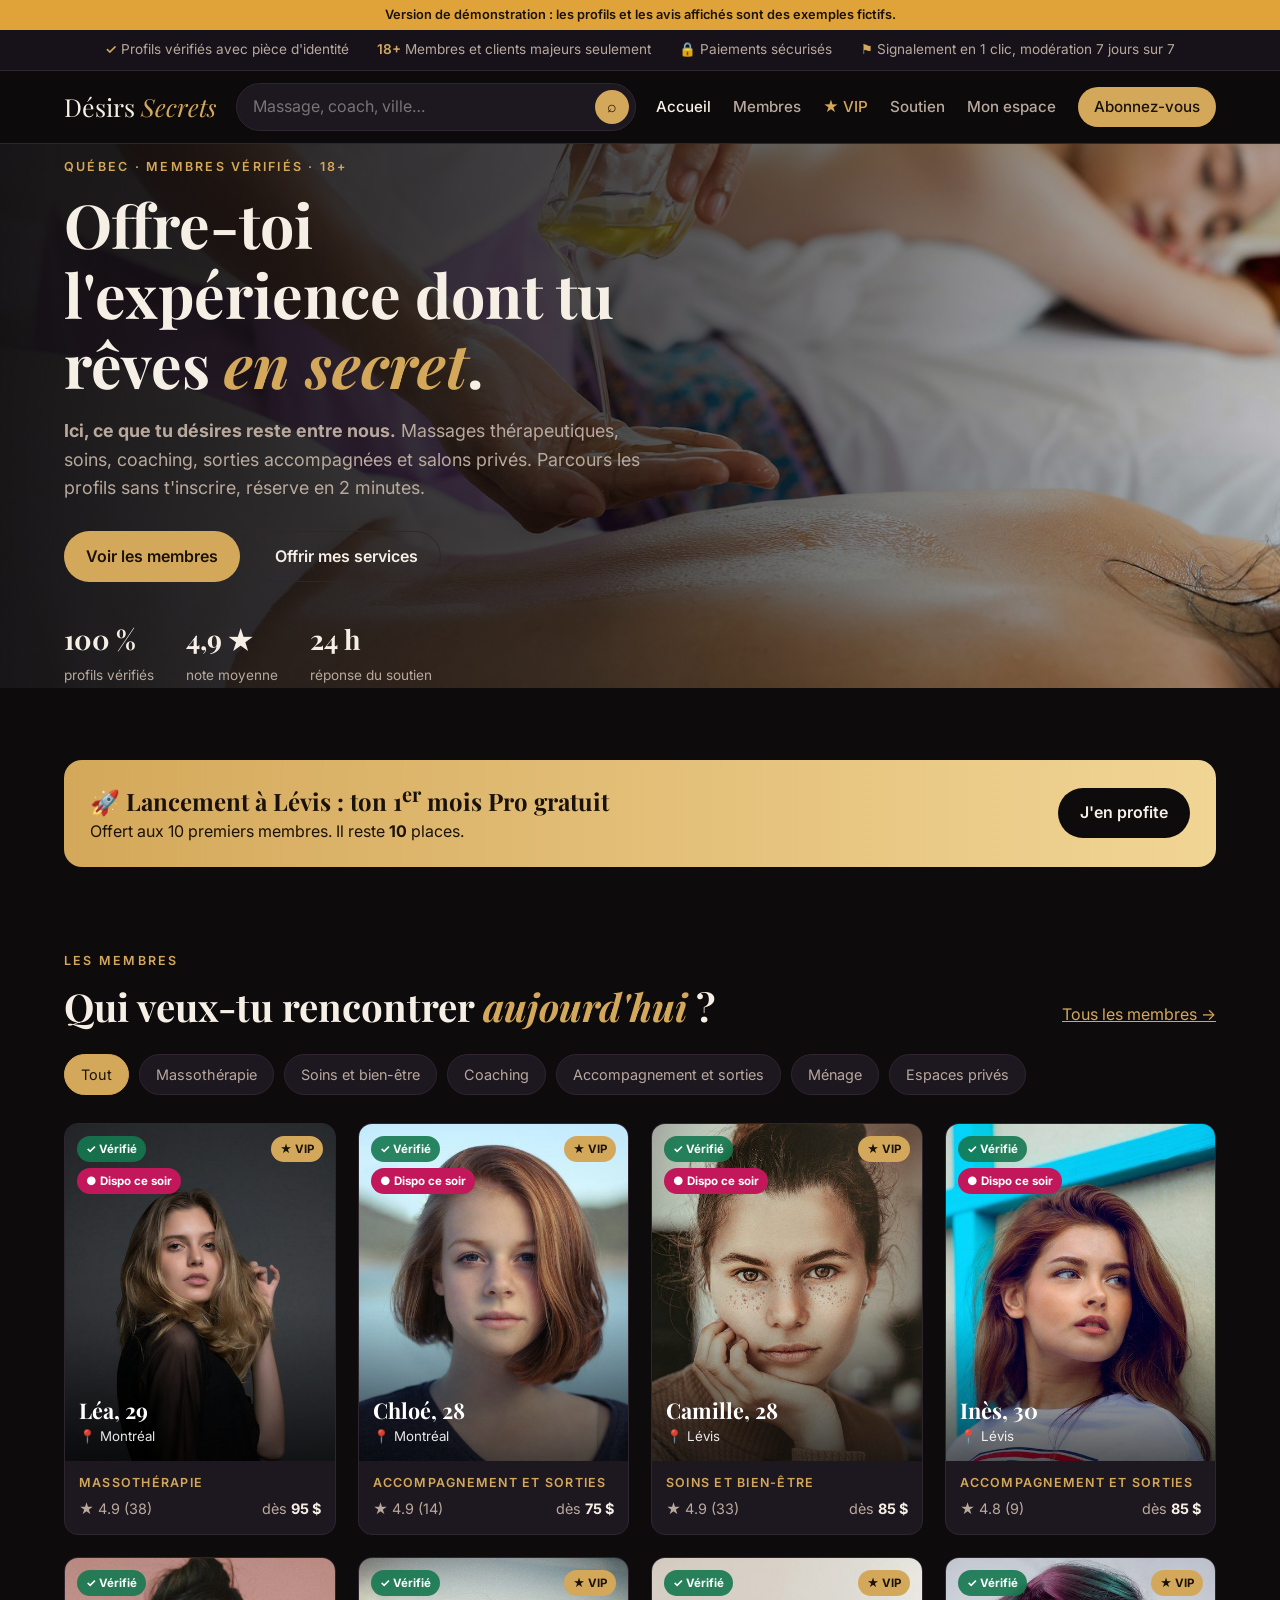
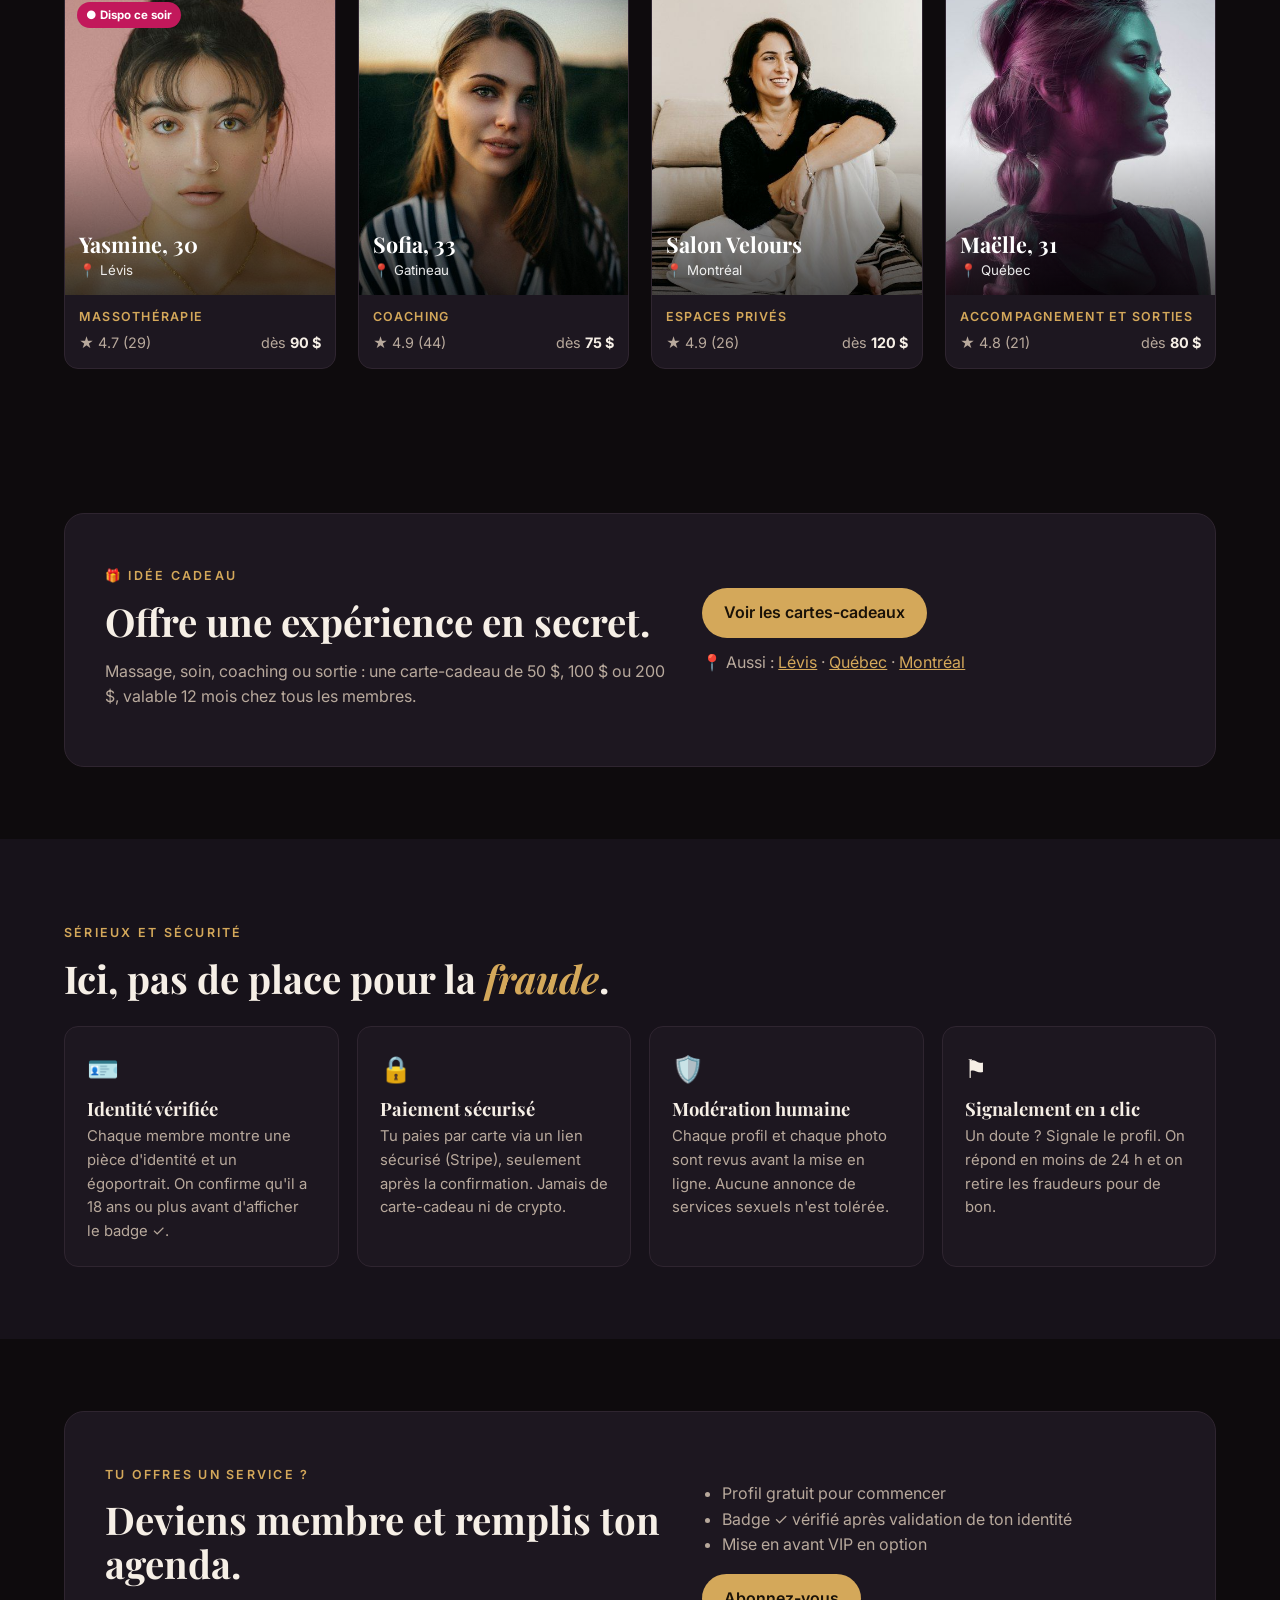
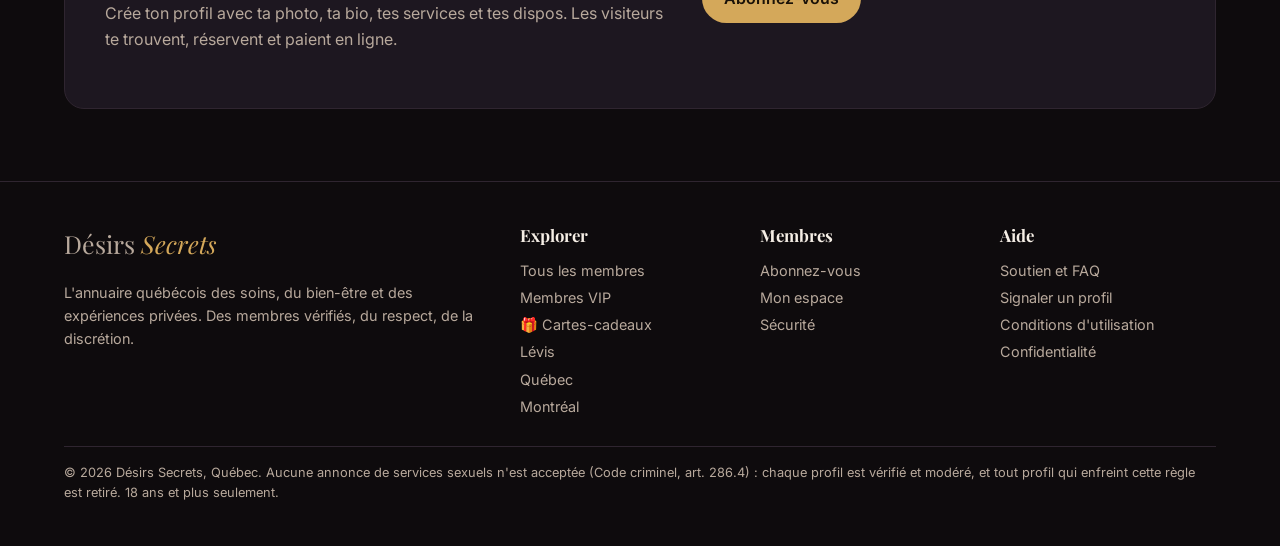
<file: index.html>
<!doctype html>
<html lang="fr-CA" data-theme="velours">
<head>
  <meta charset="utf-8">
  <meta name="viewport" content="width=device-width, initial-scale=1, viewport-fit=cover">
  <title>Désirs Secrets · Soins, bien-être et expériences privées au Québec</title>
  <meta name="description" content="Offre-toi l’expérience dont tu rêves en secret : massothérapeutes, coachs, accompagnateurs et espaces privés vérifiés partout au Québec, sans inscription.">
  <link rel="preconnect" href="https://fonts.googleapis.com">
  <link rel="preconnect" href="https://fonts.gstatic.com" crossorigin>
  <link rel="stylesheet" href="https://fonts.googleapis.com/css2?family=Inter:wght@400;500;600;700&family=Playfair+Display:ital,wght@0,500;0,700;1,500&display=swap">
  <meta property="og:type" content="website">
  <meta property="og:site_name" content="Désirs Secrets">
  <meta property="og:locale" content="fr_CA">
  <meta property="og:title" content="Désirs Secrets · Offre-toi l'expérience dont tu rêves en secret">
  <meta property="og:description" content="Massothérapie, soins, coaching, accompagnement et salons privés au Québec. Membres vérifiés, paiement sécurisé.">
  <meta property="og:image" content="https://desirs-secrets.vercel.app/assets/img/partage.jpg">
  <meta name="twitter:card" content="summary_large_image">
  <link rel="manifest" href="manifest.webmanifest">
  <meta name="theme-color" content="#0e0b0d">
  <meta name="apple-mobile-web-app-capable" content="yes">
  <meta name="mobile-web-app-capable" content="yes">
  <meta name="apple-mobile-web-app-status-bar-style" content="black-translucent">
  <meta name="apple-mobile-web-app-title" content="Désirs Secrets">
  <link rel="apple-touch-icon" href="assets/icons/apple-touch-icon.png">
  <link rel="icon" type="image/png" href="assets/icons/icon-192.png">
  <link rel="stylesheet" href="styles.css">
  <script src="config.js"></script>
  <script type="application/ld+json">{"@context":"https://schema.org","@type":"WebSite","name":"Désirs Secrets","url":"https://desirs-secrets.vercel.app/","inLanguage":"fr-CA","potentialAction":{"@type":"SearchAction","target":"https://desirs-secrets.vercel.app/membres.html?q={recherche}","query-input":"required name=recherche"}}</script>
</head>
<body data-page="accueil">
<div id="site-header"></div>
<main>

<section class="hero"><div class="wrap"><div class="hero-text">
  <p class="eyebrow">Québec · Membres vérifiés · 18+</p>
  <h1>Offre-toi l'expérience dont tu rêves <em>en secret</em>.</h1>
  <p class="lead"><strong>Ici, ce que tu désires reste entre nous.</strong> Massages thérapeutiques, soins, coaching, sorties accompagnées et salons privés. Parcours les profils sans t'inscrire, réserve en 2 minutes.</p>
  <form class="search mobile-search hidden" action="membres.html"><input name="q" placeholder="Massage, coach, ville…"><button>⌕</button></form>
  <div class="hero-actions"><a class="btn" href="membres.html">Voir les membres</a><a class="btn btn-ghost" href="abonnement.html">Offrir mes services</a><button class="btn btn-ghost installer hidden" type="button">📲 Installer l'appli</button></div>
  <div class="hero-stats"><div><strong>100 %</strong><span>profils vérifiés</span></div><div><strong>4,9 ★</strong><span>note moyenne</span></div><div><strong>24 h</strong><span>réponse du soutien</span></div></div>
</div></div></section>

<section class="section" style="padding-bottom:0"><div class="wrap"><div class="promo">
  <div><h3>🚀 Lancement à Lévis : ton 1<sup>er</sup> mois Pro gratuit</h3><p>Offert aux 10 premiers membres. Il reste <strong data-places>10</strong> places.</p></div>
  <a class="btn" href="abonnement.html#inscription">J'en profite</a>
</div></div></section>
<section class="section"><div class="wrap">
  <div class="section-head"><div><p class="eyebrow">Les membres</p><h2>Qui veux-tu rencontrer <em>aujourd'hui</em> ?</h2></div><a href="membres.html">Tous les membres →</a></div>
  <div class="chips" id="chips"></div>
  <div class="grid" id="grille" data-limite="8"></div>
</div></section>

<section class="section"><div class="wrap"><div class="cta-band">
  <div><p class="eyebrow">🎁 Idée cadeau</p><h2>Offre une expérience en secret.</h2><p class="muted">Massage, soin, coaching ou sortie : une carte-cadeau de 50 $, 100 $ ou 200 $, valable 12 mois chez tous les membres.</p></div>
  <div><a class="btn" href="cadeau.html">Voir les cartes-cadeaux</a><p class="muted" style="margin-top:12px">📍 Aussi : <a href="levis.html">Lévis</a> · <a href="quebec.html">Québec</a> · <a href="montreal.html">Montréal</a></p></div>
</div></div></section>

<section class="section section-alt" id="securite"><div class="wrap">
  <div class="section-head"><div><p class="eyebrow">Sérieux et sécurité</p><h2>Ici, pas de place pour la <em>fraude</em>.</h2></div></div>
  <div class="safety">
  <div class="item"><div class="ico">🪪</div><h3>Identité vérifiée</h3><p>Chaque membre montre une pièce d'identité et un égoportrait. On confirme qu'il a 18 ans ou plus avant d'afficher le badge ✓.</p></div>
  <div class="item"><div class="ico">🔒</div><h3>Paiement sécurisé</h3><p>Tu paies par carte via un lien sécurisé (Stripe), seulement après la confirmation. Jamais de carte-cadeau ni de crypto.</p></div>
  <div class="item"><div class="ico">🛡️</div><h3>Modération humaine</h3><p>Chaque profil et chaque photo sont revus avant la mise en ligne. Aucune annonce de services sexuels n'est tolérée.</p></div>
  <div class="item"><div class="ico">⚑</div><h3>Signalement en 1 clic</h3><p>Un doute ? Signale le profil. On répond en moins de 24 h et on retire les fraudeurs pour de bon.</p></div>
</div>
</div></section>

<section class="section"><div class="wrap"><div class="cta-band">
  <div><p class="eyebrow">Tu offres un service ?</p><h2>Deviens membre et remplis ton agenda.</h2>
  <p class="muted">Crée ton profil avec ta photo, ta bio, tes services et tes dispos. Les visiteurs te trouvent, réservent et paient en ligne.</p></div>
  <div><ul><li>Profil gratuit pour commencer</li><li>Badge ✓ vérifié après validation de ton identité</li><li>Mise en avant VIP en option</li></ul><p><a class="btn" href="abonnement.html">Abonnez-vous</a></p></div>
</div></div></section>

</main>
<div id="site-footer"></div>
<script src="data.js"></script>
<script src="layout.js"></script>
<script src="script.js"></script>
</body>
</html>
</file>
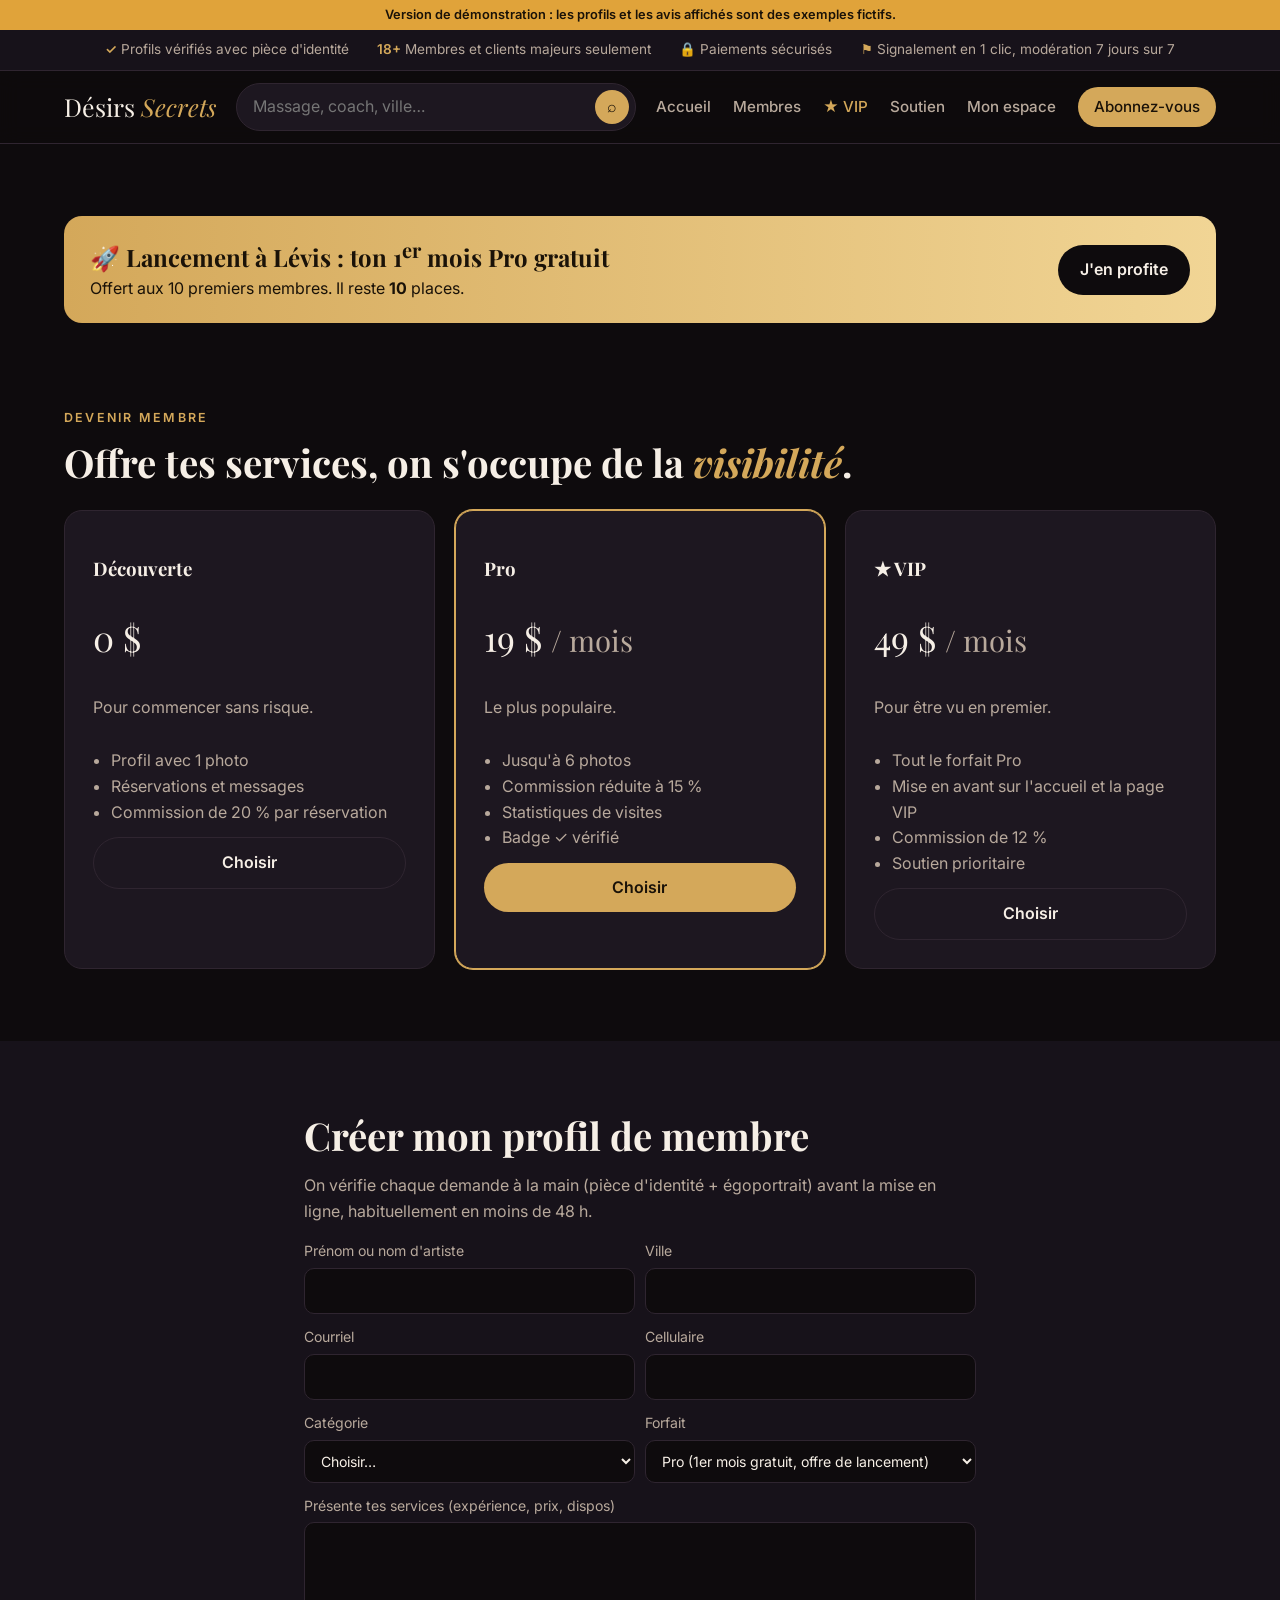
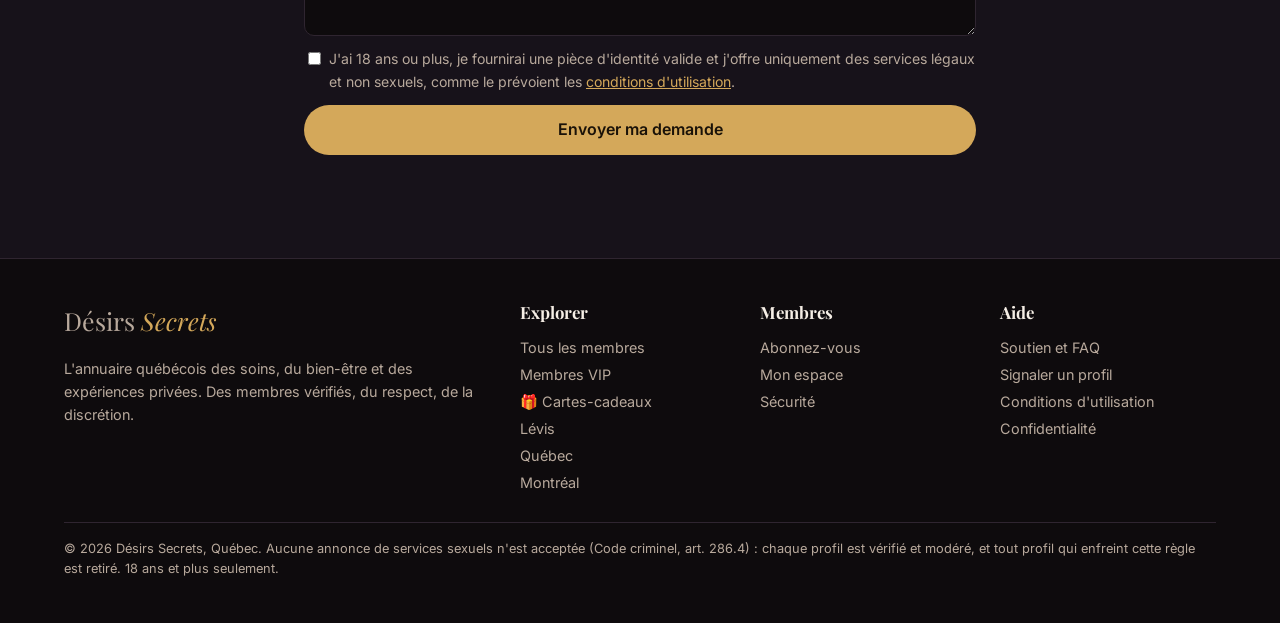
<file: abonnement.html>
<!doctype html>
<html lang="fr-CA" data-theme="velours">
<head>
  <meta charset="utf-8">
  <meta name="viewport" content="width=device-width, initial-scale=1, viewport-fit=cover">
  <title>Abonnez-vous · Désirs Secrets</title>
  <meta name="description" content="Deviens membre de Désirs Secrets et offre tes services aux visiteurs du Québec.">
  <link rel="preconnect" href="https://fonts.googleapis.com">
  <link rel="preconnect" href="https://fonts.gstatic.com" crossorigin>
  <link rel="stylesheet" href="https://fonts.googleapis.com/css2?family=Inter:wght@400;500;600;700&family=Playfair+Display:ital,wght@0,500;0,700;1,500&display=swap">
  <meta property="og:type" content="website">
  <meta property="og:site_name" content="Désirs Secrets">
  <meta property="og:locale" content="fr_CA">
  <meta property="og:title" content="Désirs Secrets · Offre-toi l'expérience dont tu rêves en secret">
  <meta property="og:description" content="Massothérapie, soins, coaching, accompagnement et salons privés au Québec. Membres vérifiés, paiement sécurisé.">
  <meta property="og:image" content="https://desirs-secrets.vercel.app/assets/img/partage.jpg">
  <meta name="twitter:card" content="summary_large_image">
  <link rel="manifest" href="manifest.webmanifest">
  <meta name="theme-color" content="#0e0b0d">
  <meta name="apple-mobile-web-app-capable" content="yes">
  <meta name="mobile-web-app-capable" content="yes">
  <meta name="apple-mobile-web-app-status-bar-style" content="black-translucent">
  <meta name="apple-mobile-web-app-title" content="Désirs Secrets">
  <link rel="apple-touch-icon" href="assets/icons/apple-touch-icon.png">
  <link rel="icon" type="image/png" href="assets/icons/icon-192.png">
  <link rel="stylesheet" href="styles.css">
  <script src="config.js"></script>
</head>
<body data-page="abonnement">
<div id="site-header"></div>
<main>

<section class="section" style="padding-bottom:0"><div class="wrap"><div class="promo">
  <div><h3>🚀 Lancement à Lévis : ton 1<sup>er</sup> mois Pro gratuit</h3><p>Offert aux 10 premiers membres. Il reste <strong data-places>10</strong> places.</p></div>
  <a class="btn" href="abonnement.html#inscription">J'en profite</a>
</div></div></section>
<section class="section"><div class="wrap">
  <div class="section-head"><div><p class="eyebrow">Devenir membre</p><h2>Offre tes services, on s'occupe de la <em>visibilité</em>.</h2></div></div>
  <div class="plans">
    <div class="plan"><h3>Découverte</h3><div class="p">0 $</div><p class="muted">Pour commencer sans risque.</p><ul><li>Profil avec 1 photo</li><li>Réservations et messages</li><li>Commission de 20 % par réservation</li></ul><a class="btn btn-ghost" href="#inscription" data-forfait="decouverte">Choisir</a></div>
    <div class="plan top"><h3>Pro</h3><div class="p">19 $ <small class="muted">/ mois</small></div><p class="muted">Le plus populaire.</p><ul><li>Jusqu'à 6 photos</li><li>Commission réduite à 15 %</li><li>Statistiques de visites</li><li>Badge ✓ vérifié</li></ul><a class="btn" href="#inscription" data-forfait="pro">Choisir</a></div>
    <div class="plan"><h3>★ VIP</h3><div class="p">49 $ <small class="muted">/ mois</small></div><p class="muted">Pour être vu en premier.</p><ul><li>Tout le forfait Pro</li><li>Mise en avant sur l'accueil et la page VIP</li><li>Commission de 12 %</li><li>Soutien prioritaire</li></ul><a class="btn btn-ghost" href="#inscription" data-forfait="vip">Choisir</a></div>
  </div>
</div></section>
<section class="section section-alt" id="inscription"><div class="wrap" style="max-width:720px">
  <h2>Créer mon profil de membre</h2>
  <p class="muted">On vérifie chaque demande à la main (pièce d'identité + égoportrait) avant la mise en ligne, habituellement en moins de 48 h.</p>
  <form class="form" data-form="inscription">
    <input type="hidden" name="_sujet" value="Nouvelle inscription de membre">
    <div class="two"><label>Prénom ou nom d'artiste<input name="nom" required></label><label>Ville<input name="ville" required></label></div>
    <div class="two"><label>Courriel<input type="email" name="courriel" required></label><label>Cellulaire<input type="tel" name="telephone" required></label></div>
    <div class="two"><label>Catégorie<select name="categorie" required><option value="">Choisir…</option><option>Massothérapie</option><option>Soins et bien-être</option><option>Coaching</option><option>Accompagnement et sorties</option><option>Ménage</option><option>Espaces privés</option></select></label>
    <label>Forfait<select name="forfait"><option>Découverte</option><option selected>Pro (1er mois gratuit, offre de lancement)</option><option>VIP</option></select></label></div>
    <label>Présente tes services (expérience, prix, dispos)<textarea name="presentation" rows="4" required></textarea></label>
    <label class="check"><input type="checkbox" required> <span>J'ai 18 ans ou plus, je fournirai une pièce d'identité valide et j'offre uniquement des services légaux et non sexuels, comme le prévoient les <a href="conditions.html">conditions d'utilisation</a>.</span></label>
    <button class="btn" type="submit">Envoyer ma demande</button>
    <p class="form-status" role="status"></p>
  </form>
</div></section>
</main>
<div id="site-footer"></div>
<script src="data.js"></script>
<script src="layout.js"></script>
<script src="script.js"></script>
</body>
</html>
</file>
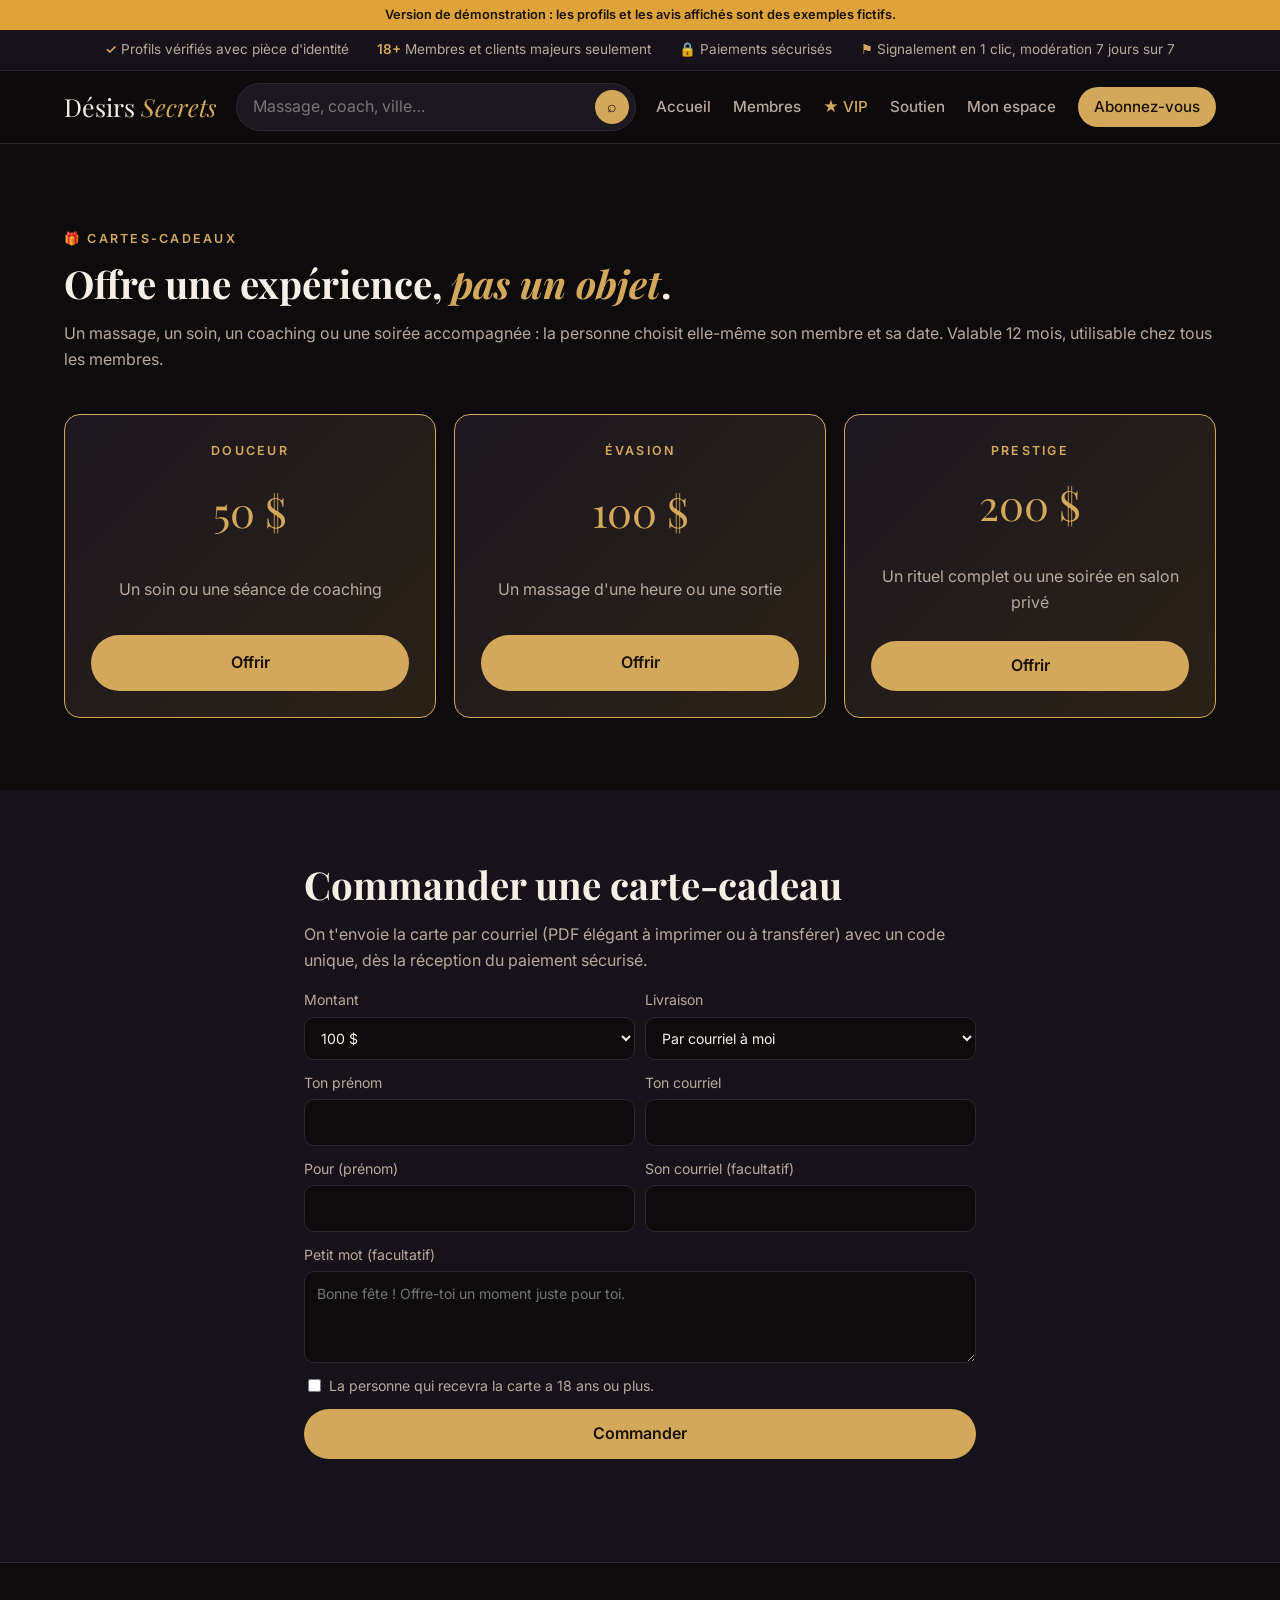
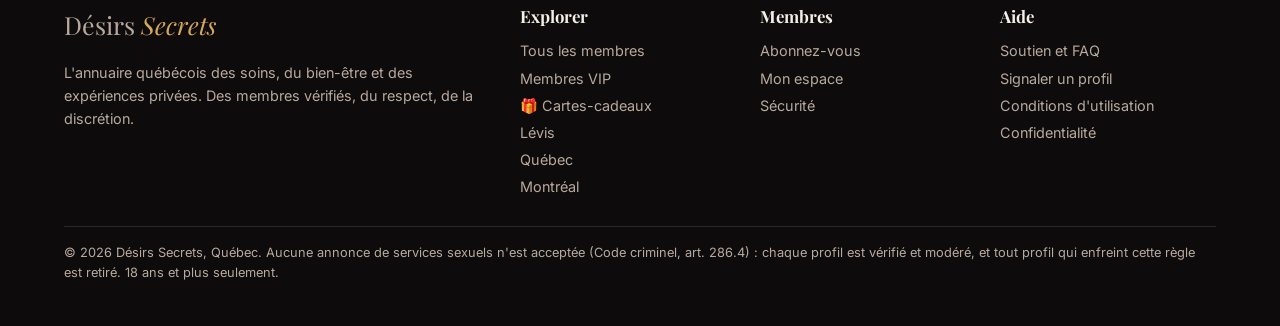
<file: cadeau.html>
<!doctype html>
<html lang="fr-CA" data-theme="velours">
<head>
  <meta charset="utf-8">
  <meta name="viewport" content="width=device-width, initial-scale=1, viewport-fit=cover">
  <title>Cartes-cadeaux · Désirs Secrets</title>
  <meta name="description" content="Offre une expérience en cadeau : massage, soin, coaching ou sortie. Carte-cadeau Désirs Secrets valable 12 mois partout au Québec.">
  <link rel="preconnect" href="https://fonts.googleapis.com">
  <link rel="preconnect" href="https://fonts.gstatic.com" crossorigin>
  <link rel="stylesheet" href="https://fonts.googleapis.com/css2?family=Inter:wght@400;500;600;700&family=Playfair+Display:ital,wght@0,500;0,700;1,500&display=swap">
  <meta property="og:type" content="website">
  <meta property="og:site_name" content="Désirs Secrets">
  <meta property="og:locale" content="fr_CA">
  <meta property="og:title" content="Désirs Secrets · Offre-toi l'expérience dont tu rêves en secret">
  <meta property="og:description" content="Massothérapie, soins, coaching, accompagnement et salons privés au Québec. Membres vérifiés, paiement sécurisé.">
  <meta property="og:image" content="https://desirs-secrets.vercel.app/assets/img/partage.jpg">
  <meta name="twitter:card" content="summary_large_image">
  <link rel="manifest" href="manifest.webmanifest">
  <meta name="theme-color" content="#0e0b0d">
  <meta name="apple-mobile-web-app-capable" content="yes">
  <meta name="mobile-web-app-capable" content="yes">
  <meta name="apple-mobile-web-app-status-bar-style" content="black-translucent">
  <meta name="apple-mobile-web-app-title" content="Désirs Secrets">
  <link rel="apple-touch-icon" href="assets/icons/apple-touch-icon.png">
  <link rel="icon" type="image/png" href="assets/icons/icon-192.png">
  <link rel="stylesheet" href="styles.css">
  <script src="config.js"></script>
</head>
<body data-page="cadeau">
<div id="site-header"></div>
<main>

<section class="section"><div class="wrap">
  <div class="section-head"><div><p class="eyebrow">🎁 Cartes-cadeaux</p><h2>Offre une expérience, <em>pas un objet</em>.</h2>
  <p class="muted">Un massage, un soin, un coaching ou une soirée accompagnée : la personne choisit elle-même son membre et sa date. Valable 12 mois, utilisable chez tous les membres.</p></div></div>
  <div class="gift">
    <div class="card-gift"><span class="eyebrow">Douceur</span><div class="montant">50 $</div><p class="muted">Un soin ou une séance de coaching</p><a class="btn" data-cadeau="50" href="#commande">Offrir</a></div>
    <div class="card-gift"><span class="eyebrow">Évasion</span><div class="montant">100 $</div><p class="muted">Un massage d'une heure ou une sortie</p><a class="btn" data-cadeau="100" href="#commande">Offrir</a></div>
    <div class="card-gift"><span class="eyebrow">Prestige</span><div class="montant">200 $</div><p class="muted">Un rituel complet ou une soirée en salon privé</p><a class="btn" data-cadeau="200" href="#commande">Offrir</a></div>
  </div>
</div></section>
<section class="section section-alt" id="commande"><div class="wrap" style="max-width:720px">
  <h2>Commander une carte-cadeau</h2>
  <p class="muted">On t'envoie la carte par courriel (PDF élégant à imprimer ou à transférer) avec un code unique, dès la réception du paiement sécurisé.</p>
  <form class="form" data-form="cadeau">
    <input type="hidden" name="_sujet" value="Commande de carte-cadeau">
    <div class="two"><label>Montant<select name="montant" required><option>50 $</option><option selected>100 $</option><option>200 $</option><option>Autre montant</option></select></label><label>Livraison<select name="livraison"><option>Par courriel à moi</option><option>Par courriel à la personne</option></select></label></div>
    <div class="two"><label>Ton prénom<input name="prenom" required></label><label>Ton courriel<input type="email" name="courriel" required></label></div>
    <div class="two"><label>Pour (prénom)<input name="pour" required></label><label>Son courriel (facultatif)<input type="email" name="courriel_destinataire"></label></div>
    <label>Petit mot (facultatif)<textarea name="mot" rows="3" placeholder="Bonne fête ! Offre-toi un moment juste pour toi."></textarea></label>
    <label class="check"><input type="checkbox" required> <span>La personne qui recevra la carte a 18 ans ou plus.</span></label>
    <button class="btn" type="submit">Commander</button>
    <p class="form-status" role="status"></p>
  </form>
</div></section>
</main>
<div id="site-footer"></div>
<script src="data.js"></script>
<script src="layout.js"></script>
<script src="script.js"></script>
</body>
</html>
</file>
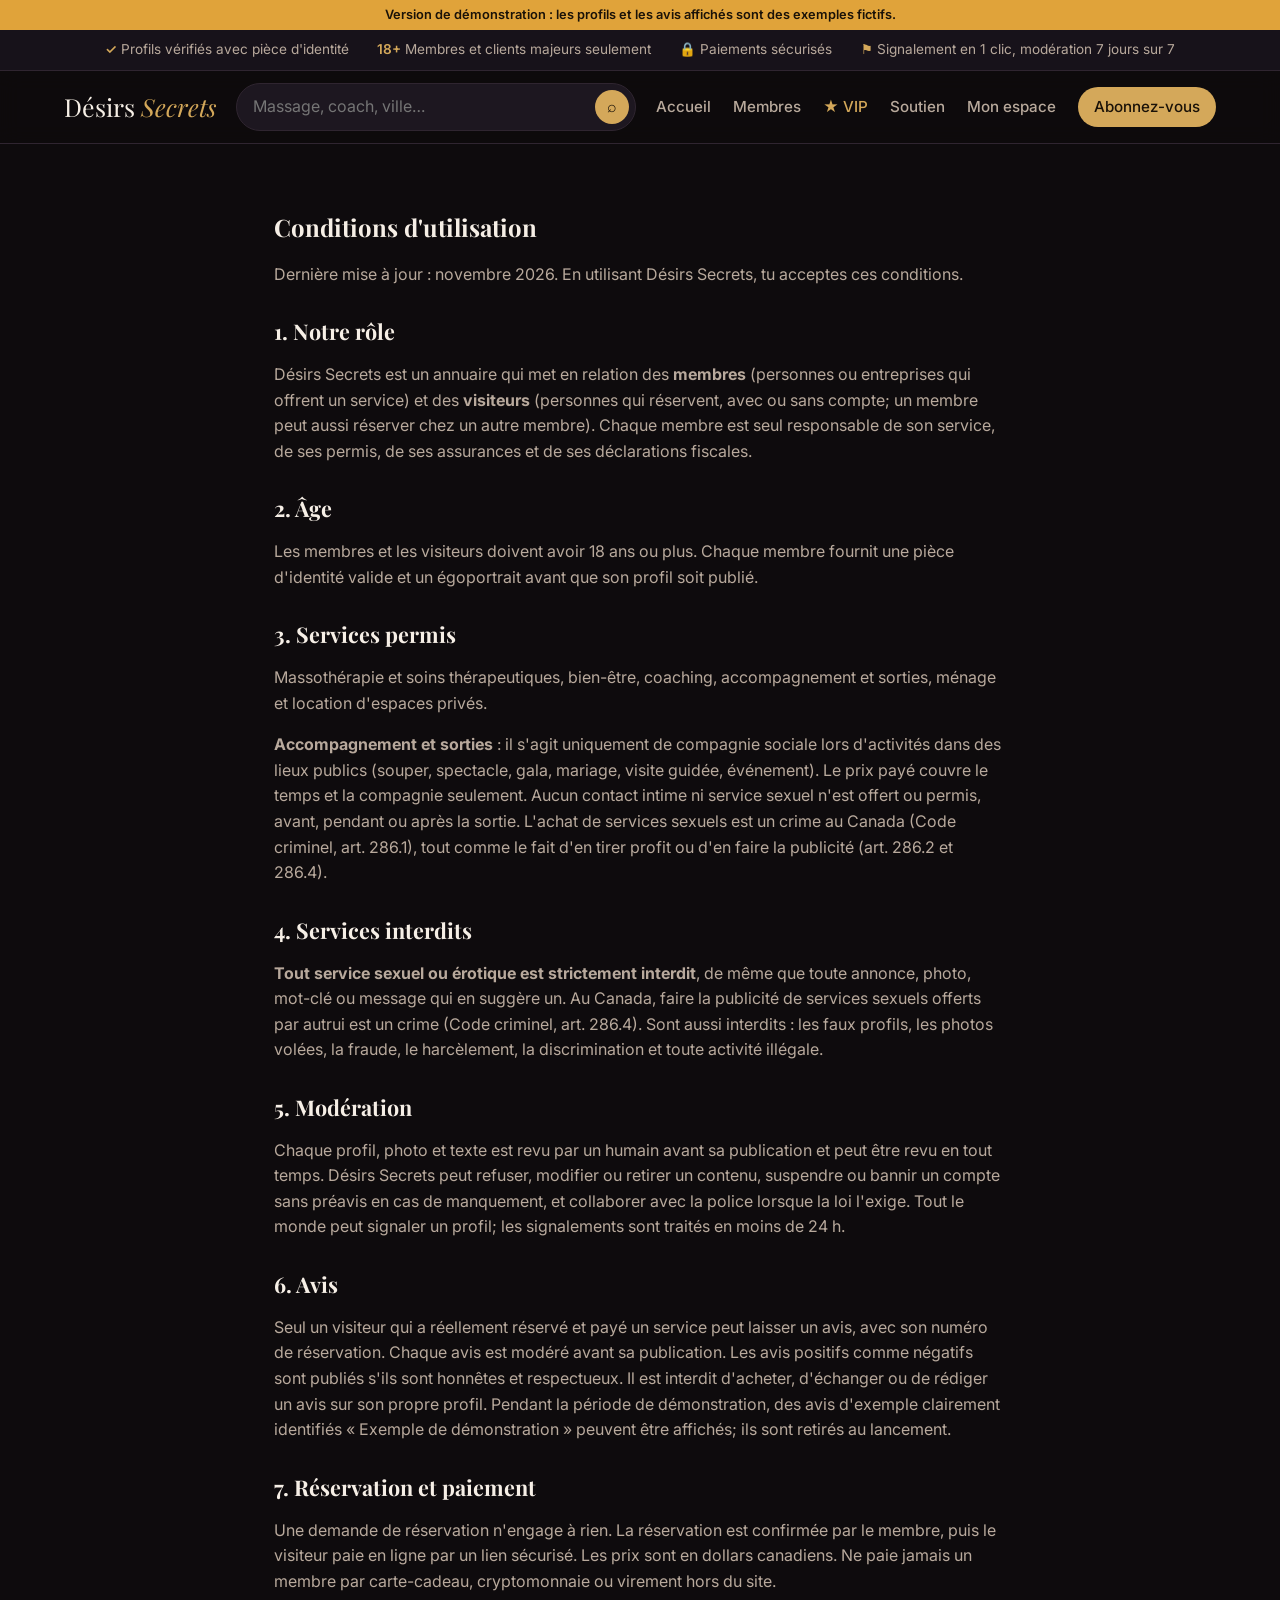
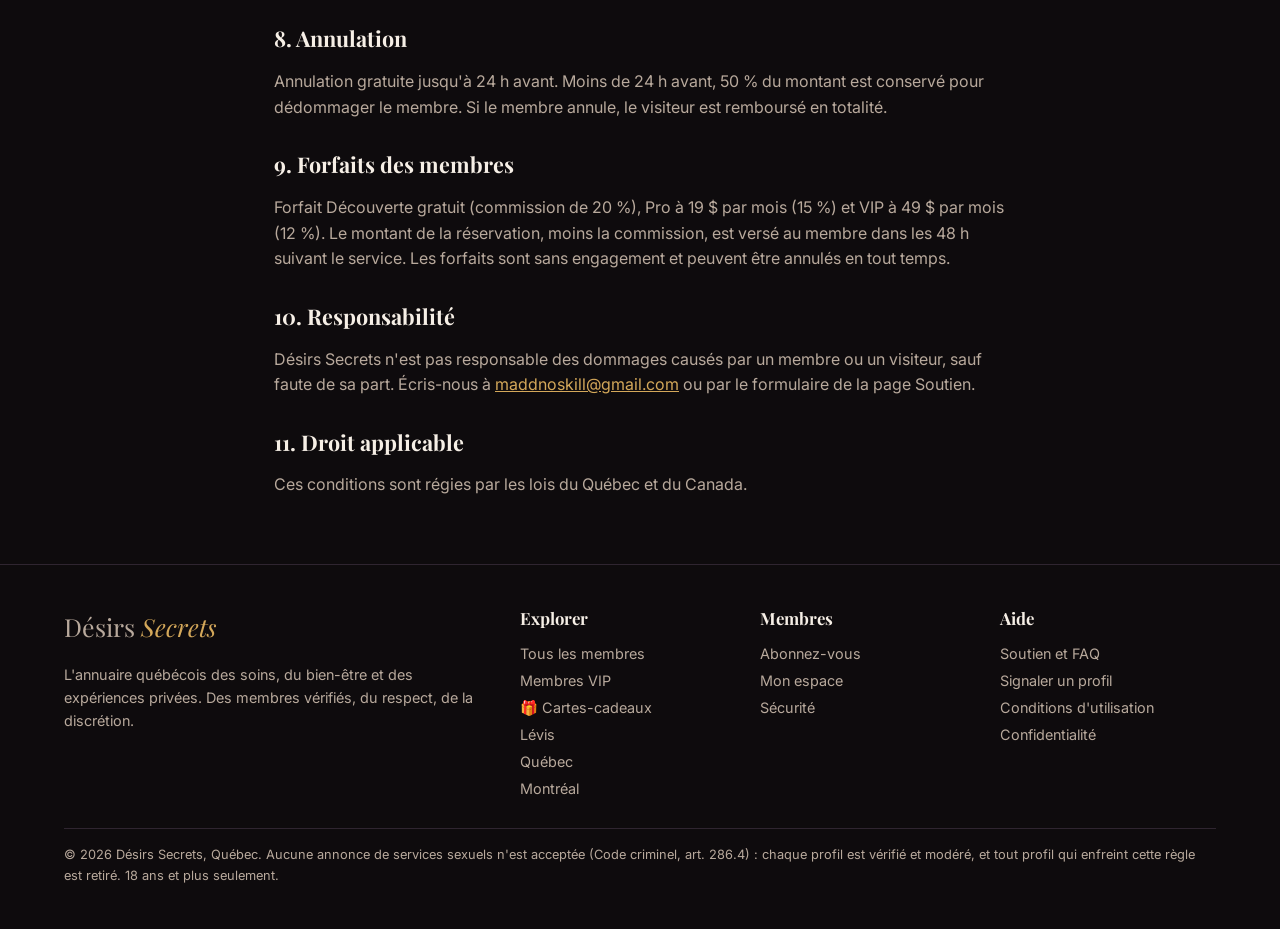
<file: conditions.html>
<!doctype html>
<html lang="fr-CA" data-theme="velours">
<head>
  <meta charset="utf-8">
  <meta name="viewport" content="width=device-width, initial-scale=1, viewport-fit=cover">
  <title>Conditions d'utilisation · Désirs Secrets</title>
  <meta name="description" content="Conditions d'utilisation de Désirs Secrets.">
  <link rel="preconnect" href="https://fonts.googleapis.com">
  <link rel="preconnect" href="https://fonts.gstatic.com" crossorigin>
  <link rel="stylesheet" href="https://fonts.googleapis.com/css2?family=Inter:wght@400;500;600;700&family=Playfair+Display:ital,wght@0,500;0,700;1,500&display=swap">
  <meta property="og:type" content="website">
  <meta property="og:site_name" content="Désirs Secrets">
  <meta property="og:locale" content="fr_CA">
  <meta property="og:title" content="Désirs Secrets · Offre-toi l'expérience dont tu rêves en secret">
  <meta property="og:description" content="Massothérapie, soins, coaching, accompagnement et salons privés au Québec. Membres vérifiés, paiement sécurisé.">
  <meta property="og:image" content="https://desirs-secrets.vercel.app/assets/img/partage.jpg">
  <meta name="twitter:card" content="summary_large_image">
  <link rel="manifest" href="manifest.webmanifest">
  <meta name="theme-color" content="#0e0b0d">
  <meta name="apple-mobile-web-app-capable" content="yes">
  <meta name="mobile-web-app-capable" content="yes">
  <meta name="apple-mobile-web-app-status-bar-style" content="black-translucent">
  <meta name="apple-mobile-web-app-title" content="Désirs Secrets">
  <link rel="apple-touch-icon" href="assets/icons/apple-touch-icon.png">
  <link rel="icon" type="image/png" href="assets/icons/icon-192.png">
  <link rel="stylesheet" href="styles.css">
  <script src="config.js"></script>
</head>
<body data-page="">
<div id="site-header"></div>
<main>
<article class="legal">
<h1>Conditions d'utilisation</h1>
<p>Dernière mise à jour : novembre 2026. En utilisant Désirs Secrets, tu acceptes ces conditions.</p>
<h2>1. Notre rôle</h2>
<p>Désirs Secrets est un annuaire qui met en relation des <strong>membres</strong> (personnes ou entreprises qui offrent un service) et des <strong>visiteurs</strong> (personnes qui réservent, avec ou sans compte; un membre peut aussi réserver chez un autre membre). Chaque membre est seul responsable de son service, de ses permis, de ses assurances et de ses déclarations fiscales.</p>
<h2>2. Âge</h2>
<p>Les membres et les visiteurs doivent avoir 18 ans ou plus. Chaque membre fournit une pièce d'identité valide et un égoportrait avant que son profil soit publié.</p>
<h2>3. Services permis</h2>
<p>Massothérapie et soins thérapeutiques, bien-être, coaching, accompagnement et sorties, ménage et location d'espaces privés.</p>
<p><strong>Accompagnement et sorties</strong> : il s'agit uniquement de compagnie sociale lors d'activités dans des lieux publics (souper, spectacle, gala, mariage, visite guidée, événement). Le prix payé couvre le temps et la compagnie seulement. Aucun contact intime ni service sexuel n'est offert ou permis, avant, pendant ou après la sortie. L'achat de services sexuels est un crime au Canada (Code criminel, art. 286.1), tout comme le fait d'en tirer profit ou d'en faire la publicité (art. 286.2 et 286.4).</p>
<h2>4. Services interdits</h2>
<p><strong>Tout service sexuel ou érotique est strictement interdit</strong>, de même que toute annonce, photo, mot-clé ou message qui en suggère un. Au Canada, faire la publicité de services sexuels offerts par autrui est un crime (Code criminel, art. 286.4). Sont aussi interdits : les faux profils, les photos volées, la fraude, le harcèlement, la discrimination et toute activité illégale.</p>
<h2>5. Modération</h2>
<p>Chaque profil, photo et texte est revu par un humain avant sa publication et peut être revu en tout temps. Désirs Secrets peut refuser, modifier ou retirer un contenu, suspendre ou bannir un compte sans préavis en cas de manquement, et collaborer avec la police lorsque la loi l'exige. Tout le monde peut signaler un profil; les signalements sont traités en moins de 24 h.</p>
<h2>6. Avis</h2>
<p>Seul un visiteur qui a réellement réservé et payé un service peut laisser un avis, avec son numéro de réservation. Chaque avis est modéré avant sa publication. Les avis positifs comme négatifs sont publiés s'ils sont honnêtes et respectueux. Il est interdit d'acheter, d'échanger ou de rédiger un avis sur son propre profil. Pendant la période de démonstration, des avis d'exemple clairement identifiés « Exemple de démonstration » peuvent être affichés; ils sont retirés au lancement.</p>
<h2>7. Réservation et paiement</h2>
<p>Une demande de réservation n'engage à rien. La réservation est confirmée par le membre, puis le visiteur paie en ligne par un lien sécurisé. Les prix sont en dollars canadiens. Ne paie jamais un membre par carte-cadeau, cryptomonnaie ou virement hors du site.</p>
<h2>8. Annulation</h2>
<p>Annulation gratuite jusqu'à 24 h avant. Moins de 24 h avant, 50 % du montant est conservé pour dédommager le membre. Si le membre annule, le visiteur est remboursé en totalité.</p>
<h2>9. Forfaits des membres</h2>
<p>Forfait Découverte gratuit (commission de 20 %), Pro à 19 $ par mois (15 %) et VIP à 49 $ par mois (12 %). Le montant de la réservation, moins la commission, est versé au membre dans les 48 h suivant le service. Les forfaits sont sans engagement et peuvent être annulés en tout temps.</p>
<h2>10. Responsabilité</h2>
<p>Désirs Secrets n'est pas responsable des dommages causés par un membre ou un visiteur, sauf faute de sa part. Écris-nous à <a href="mailto:maddnoskill@gmail.com">maddnoskill@gmail.com</a> ou par le formulaire de la page Soutien.</p>
<h2>11. Droit applicable</h2>
<p>Ces conditions sont régies par les lois du Québec et du Canada.</p>
</article>
</main>
<div id="site-footer"></div>
<script src="data.js"></script>
<script src="layout.js"></script>
<script src="script.js"></script>
</body>
</html>
</file>
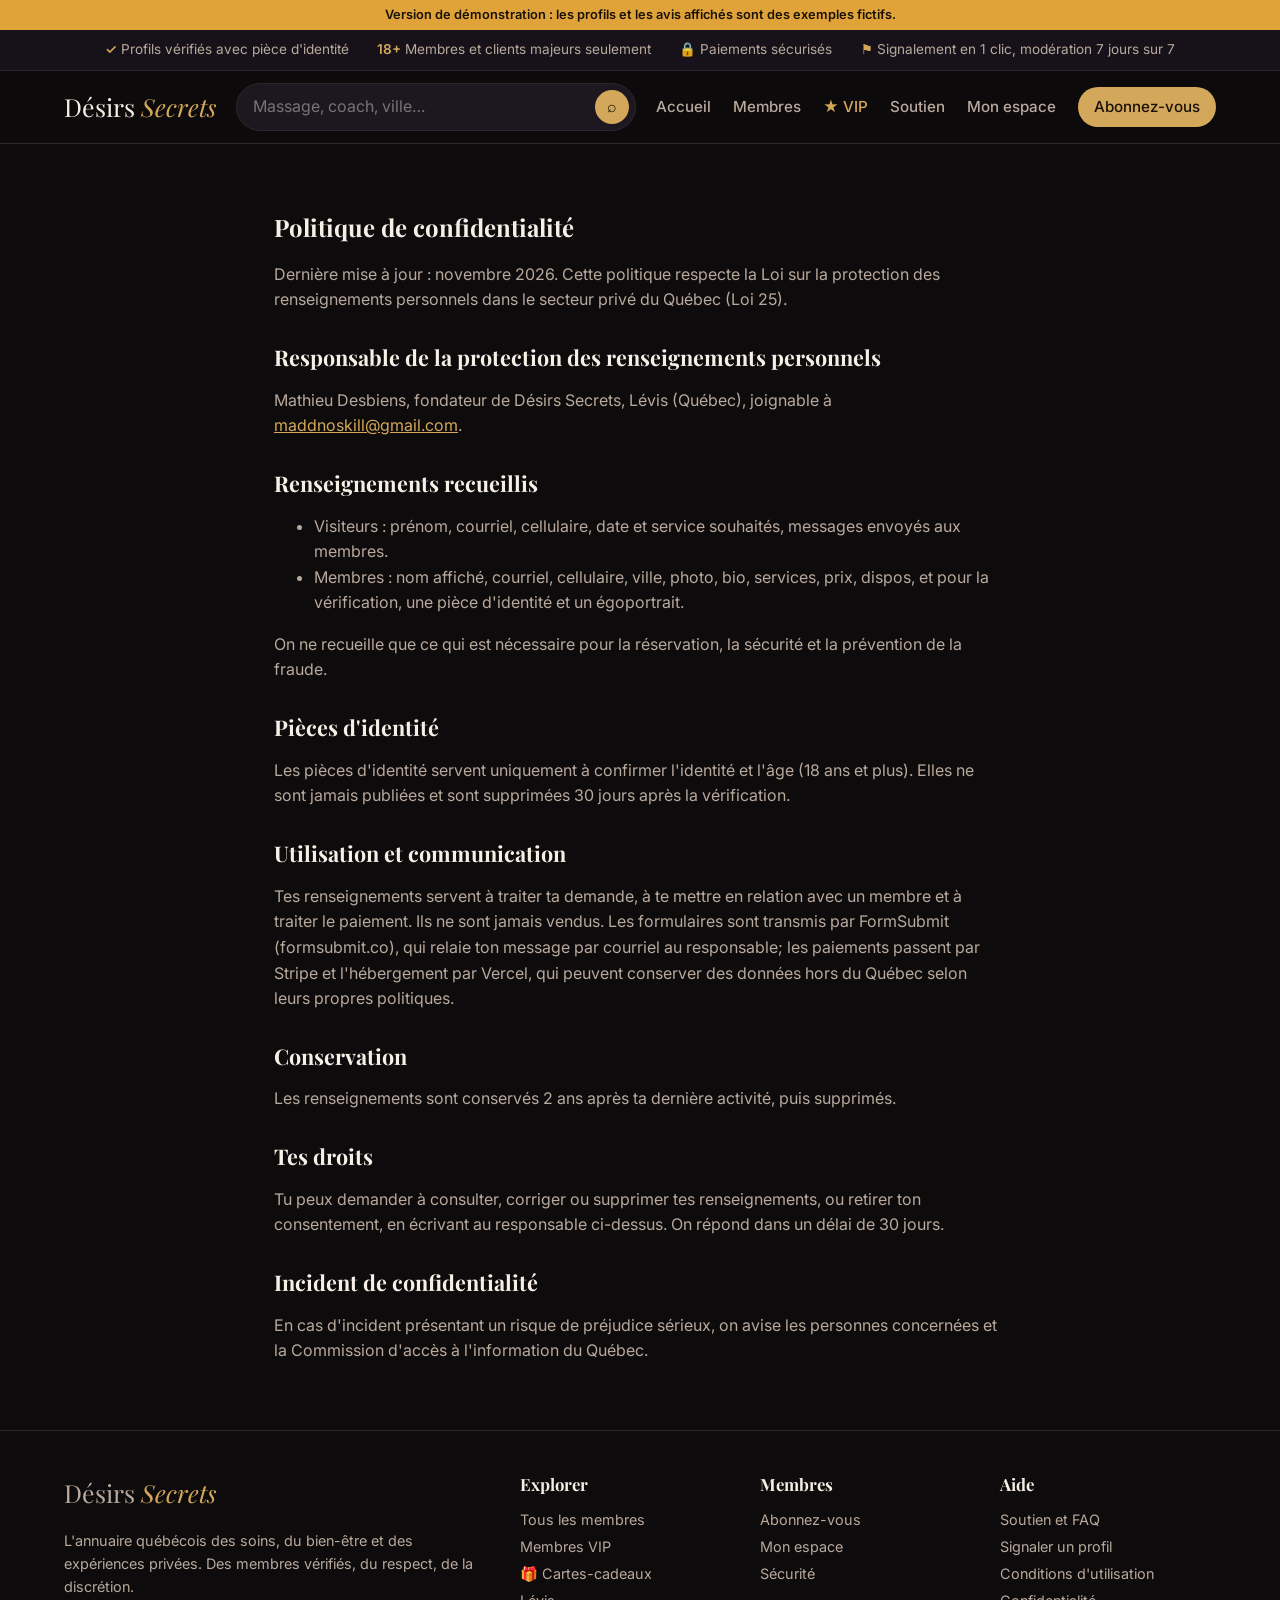
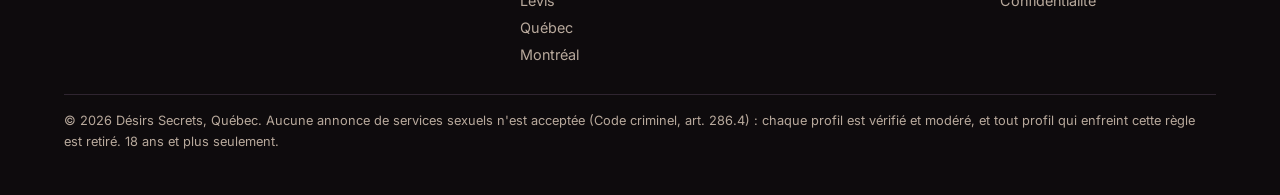
<file: confidentialite.html>
<!doctype html>
<html lang="fr-CA" data-theme="velours">
<head>
  <meta charset="utf-8">
  <meta name="viewport" content="width=device-width, initial-scale=1, viewport-fit=cover">
  <title>Politique de confidentialité · Désirs Secrets</title>
  <meta name="description" content="Politique de confidentialité de Désirs Secrets (Loi 25).">
  <link rel="preconnect" href="https://fonts.googleapis.com">
  <link rel="preconnect" href="https://fonts.gstatic.com" crossorigin>
  <link rel="stylesheet" href="https://fonts.googleapis.com/css2?family=Inter:wght@400;500;600;700&family=Playfair+Display:ital,wght@0,500;0,700;1,500&display=swap">
  <meta property="og:type" content="website">
  <meta property="og:site_name" content="Désirs Secrets">
  <meta property="og:locale" content="fr_CA">
  <meta property="og:title" content="Désirs Secrets · Offre-toi l'expérience dont tu rêves en secret">
  <meta property="og:description" content="Massothérapie, soins, coaching, accompagnement et salons privés au Québec. Membres vérifiés, paiement sécurisé.">
  <meta property="og:image" content="https://desirs-secrets.vercel.app/assets/img/partage.jpg">
  <meta name="twitter:card" content="summary_large_image">
  <link rel="manifest" href="manifest.webmanifest">
  <meta name="theme-color" content="#0e0b0d">
  <meta name="apple-mobile-web-app-capable" content="yes">
  <meta name="mobile-web-app-capable" content="yes">
  <meta name="apple-mobile-web-app-status-bar-style" content="black-translucent">
  <meta name="apple-mobile-web-app-title" content="Désirs Secrets">
  <link rel="apple-touch-icon" href="assets/icons/apple-touch-icon.png">
  <link rel="icon" type="image/png" href="assets/icons/icon-192.png">
  <link rel="stylesheet" href="styles.css">
  <script src="config.js"></script>
</head>
<body data-page="">
<div id="site-header"></div>
<main>
<article class="legal">
<h1>Politique de confidentialité</h1>
<p>Dernière mise à jour : novembre 2026. Cette politique respecte la Loi sur la protection des renseignements personnels dans le secteur privé du Québec (Loi 25).</p>
<h2>Responsable de la protection des renseignements personnels</h2>
<p>Mathieu Desbiens, fondateur de Désirs Secrets, Lévis (Québec), joignable à <a href="mailto:maddnoskill@gmail.com">maddnoskill@gmail.com</a>.</p>
<h2>Renseignements recueillis</h2>
<ul>
<li>Visiteurs : prénom, courriel, cellulaire, date et service souhaités, messages envoyés aux membres.</li>
<li>Membres : nom affiché, courriel, cellulaire, ville, photo, bio, services, prix, dispos, et pour la vérification, une pièce d'identité et un égoportrait.</li>
</ul>
<p>On ne recueille que ce qui est nécessaire pour la réservation, la sécurité et la prévention de la fraude.</p>
<h2>Pièces d'identité</h2>
<p>Les pièces d'identité servent uniquement à confirmer l'identité et l'âge (18 ans et plus). Elles ne sont jamais publiées et sont supprimées 30 jours après la vérification.</p>
<h2>Utilisation et communication</h2>
<p>Tes renseignements servent à traiter ta demande, à te mettre en relation avec un membre et à traiter le paiement. Ils ne sont jamais vendus. Les formulaires sont transmis par FormSubmit (formsubmit.co), qui relaie ton message par courriel au responsable; les paiements passent par Stripe et l'hébergement par Vercel, qui peuvent conserver des données hors du Québec selon leurs propres politiques.</p>
<h2>Conservation</h2>
<p>Les renseignements sont conservés 2 ans après ta dernière activité, puis supprimés.</p>
<h2>Tes droits</h2>
<p>Tu peux demander à consulter, corriger ou supprimer tes renseignements, ou retirer ton consentement, en écrivant au responsable ci-dessus. On répond dans un délai de 30 jours.</p>
<h2>Incident de confidentialité</h2>
<p>En cas d'incident présentant un risque de préjudice sérieux, on avise les personnes concernées et la Commission d'accès à l'information du Québec.</p>
</article>
</main>
<div id="site-footer"></div>
<script src="data.js"></script>
<script src="layout.js"></script>
<script src="script.js"></script>
</body>
</html>
</file>
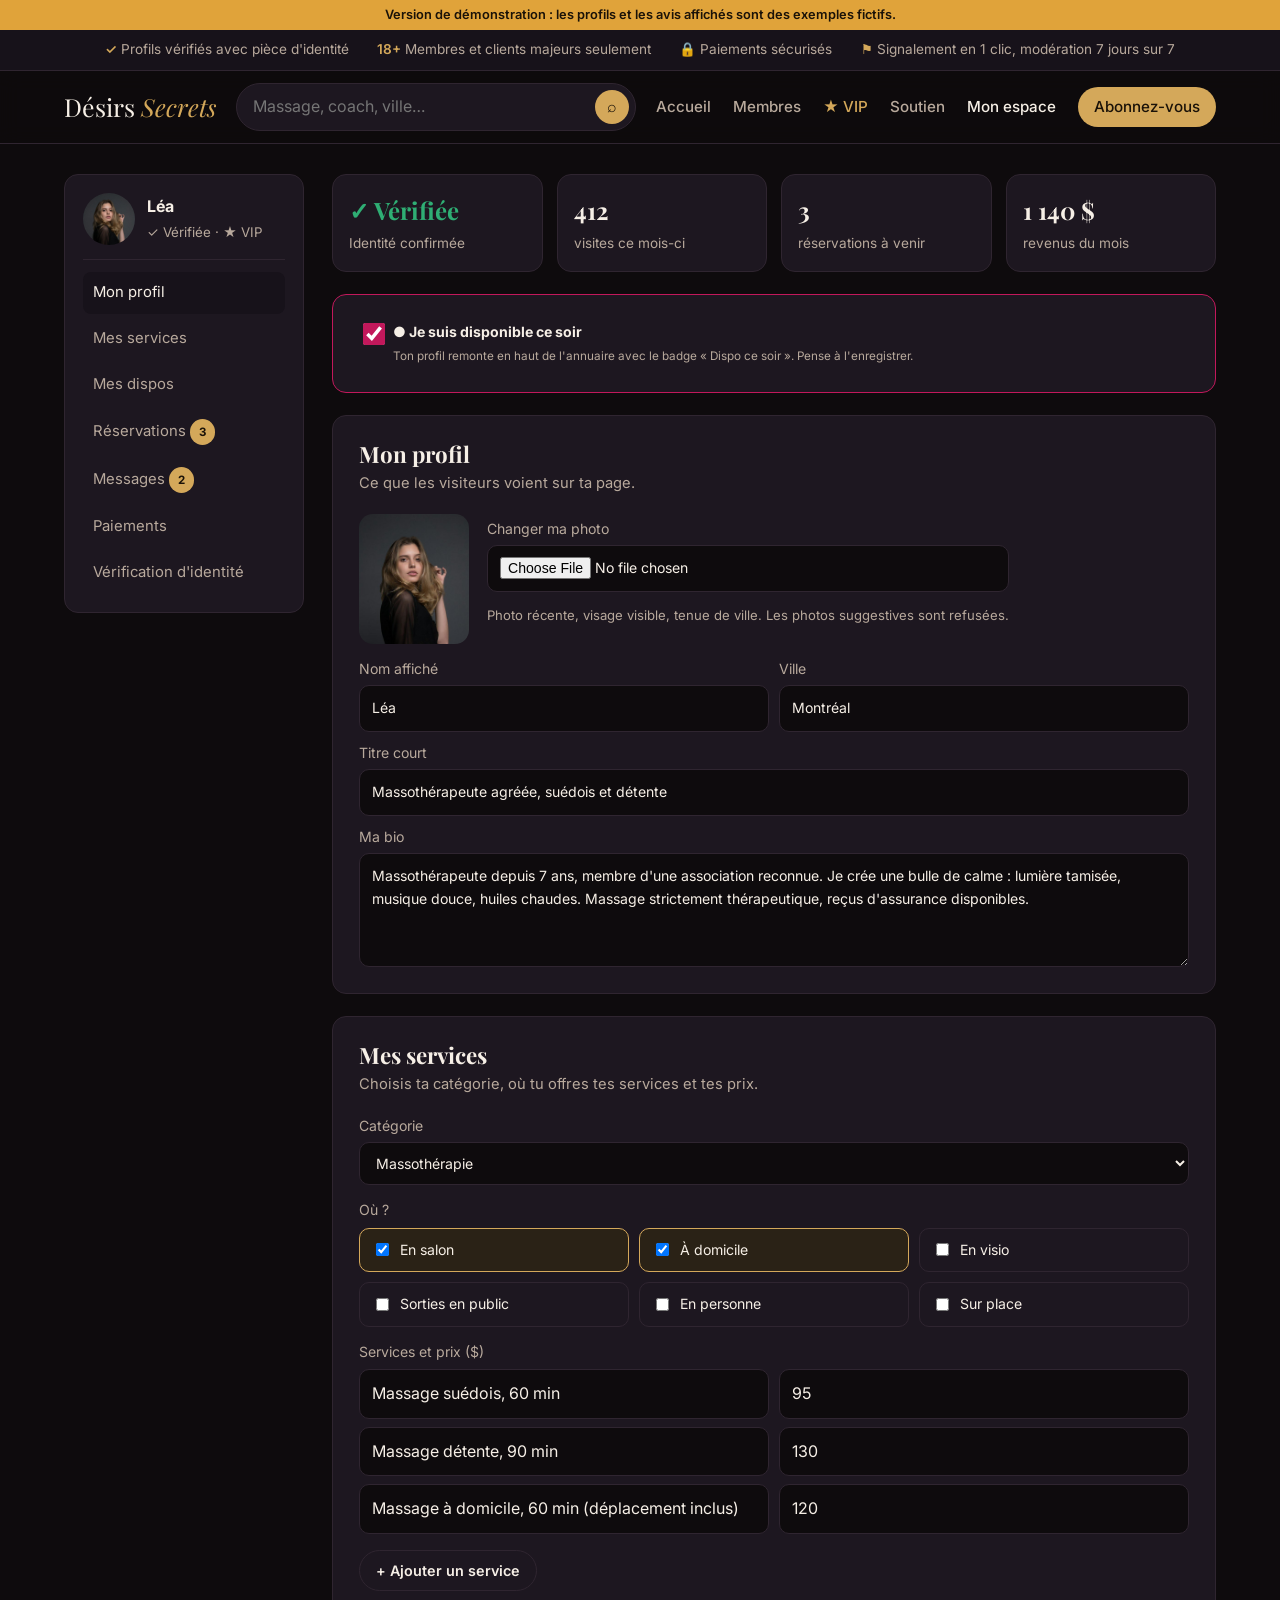
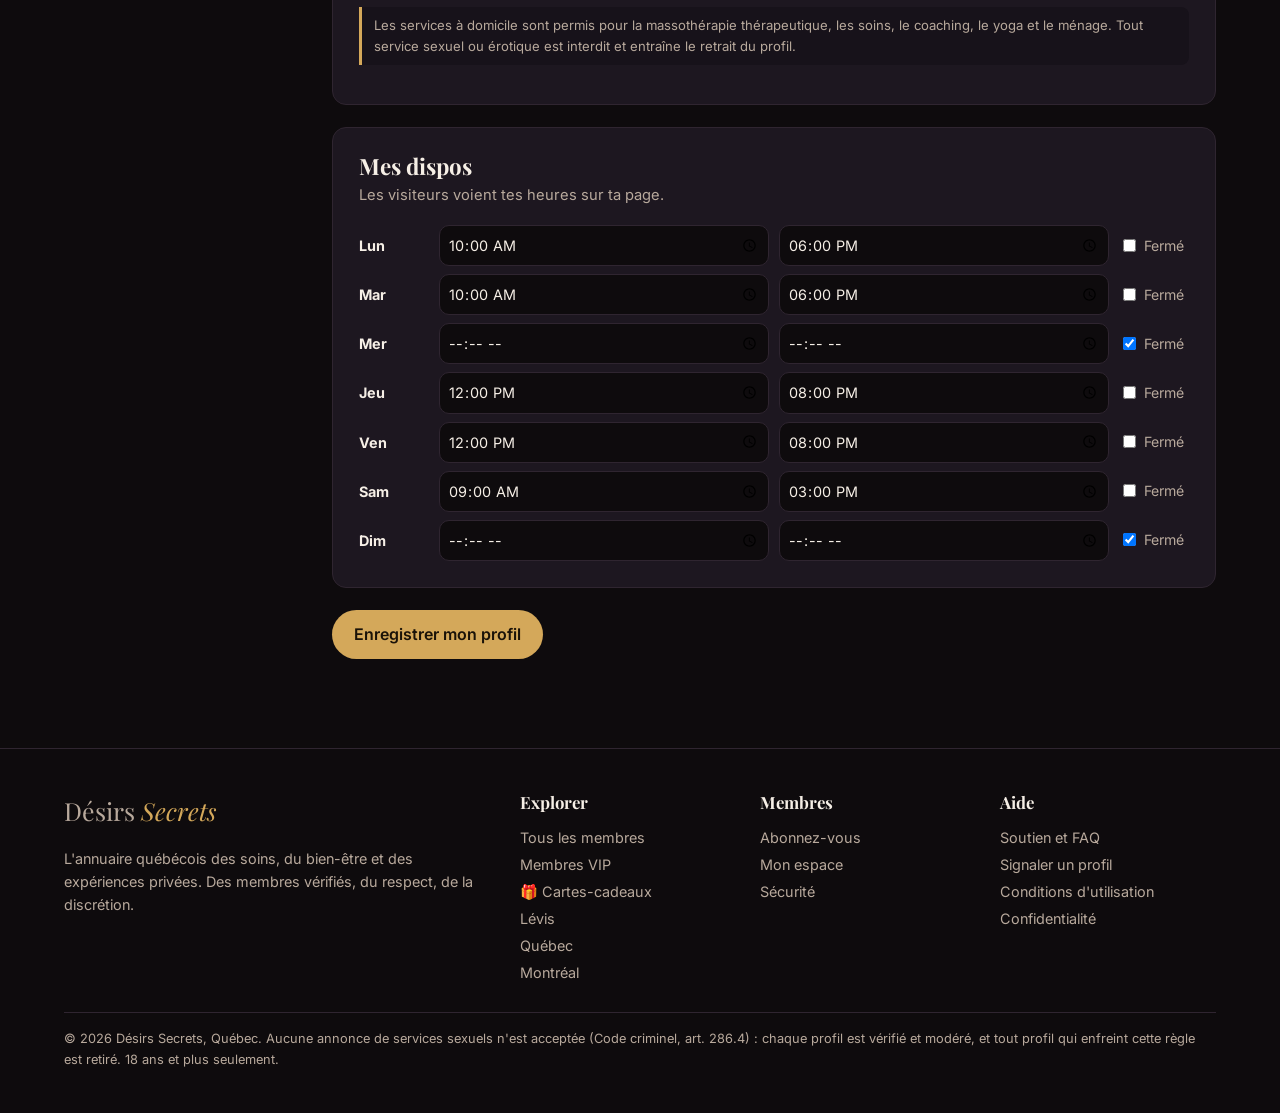
<file: espace-membre.html>
<!doctype html>
<html lang="fr-CA" data-theme="velours">
<head>
  <meta charset="utf-8">
  <meta name="viewport" content="width=device-width, initial-scale=1, viewport-fit=cover">
  <title>Mon espace · Désirs Secrets</title>
  <meta name="description" content="Gère ton profil de membre : bio, services, photo et disponibilités.">
  <link rel="preconnect" href="https://fonts.googleapis.com">
  <link rel="preconnect" href="https://fonts.gstatic.com" crossorigin>
  <link rel="stylesheet" href="https://fonts.googleapis.com/css2?family=Inter:wght@400;500;600;700&family=Playfair+Display:ital,wght@0,500;0,700;1,500&display=swap">
  <meta property="og:type" content="website">
  <meta property="og:site_name" content="Désirs Secrets">
  <meta property="og:locale" content="fr_CA">
  <meta property="og:title" content="Désirs Secrets · Offre-toi l'expérience dont tu rêves en secret">
  <meta property="og:description" content="Massothérapie, soins, coaching, accompagnement et salons privés au Québec. Membres vérifiés, paiement sécurisé.">
  <meta property="og:image" content="https://desirs-secrets.vercel.app/assets/img/partage.jpg">
  <meta name="twitter:card" content="summary_large_image">
  <link rel="manifest" href="manifest.webmanifest">
  <meta name="theme-color" content="#0e0b0d">
  <meta name="apple-mobile-web-app-capable" content="yes">
  <meta name="mobile-web-app-capable" content="yes">
  <meta name="apple-mobile-web-app-status-bar-style" content="black-translucent">
  <meta name="apple-mobile-web-app-title" content="Désirs Secrets">
  <link rel="apple-touch-icon" href="assets/icons/apple-touch-icon.png">
  <link rel="icon" type="image/png" href="assets/icons/icon-192.png">
  <link rel="stylesheet" href="styles.css">
  <script src="config.js"></script>
</head>
<body data-page="espace">
<div id="site-header"></div>
<main>

<div class="wrap"><div class="dash">
  <nav class="side">
    <div class="me"><img id="side-photo" src="assets/img/lea.jpg" alt=""><div><strong id="side-nom">Léa</strong><br><small class="muted">✓ Vérifiée · ★ VIP</small></div></div>
    <a href="#profil-edit" class="actif">Mon profil</a><a href="#services-edit">Mes services</a><a href="#dispo-edit">Mes dispos</a><a href="#">Réservations <span class="badge vip">3</span></a><a href="#">Messages <span class="badge vip">2</span></a><a href="#">Paiements</a><a href="#">Vérification d'identité</a>
  </nav>
  <div>
    <div class="status-row">
      <div class="stat ok"><strong>✓ Vérifiée</strong><span>Identité confirmée</span></div>
      <div class="stat"><strong>412</strong><span>visites ce mois-ci</span></div>
      <div class="stat"><strong>3</strong><span>réservations à venir</span></div>
      <div class="stat"><strong>1 140 $</strong><span>revenus du mois</span></div>
    </div>
    <form id="espace" class="form" style="display:block">
      <div class="panel soir-panel"><label class="switch"><input type="checkbox" name="cesoir"> <span><strong>● Je suis disponible ce soir</strong><br><small class="muted">Ton profil remonte en haut de l'annuaire avec le badge « Dispo ce soir ». Pense à l'enregistrer.</small></span></label></div>
      <div class="panel" id="profil-edit"><h2>Mon profil</h2><p class="muted">Ce que les visiteurs voient sur ta page.</p>
        <div class="photo-edit"><img id="apercu-photo" src="assets/img/lea.jpg" alt="Ma photo"><div><label>Changer ma photo<input type="file" id="photo-fichier" accept="image/*"></label><p class="muted" style="font-size:.82rem">Photo récente, visage visible, tenue de ville. Les photos suggestives sont refusées.</p></div></div>
        <div class="two" style="margin-top:14px"><label>Nom affiché<input name="nom"></label><label>Ville<input name="ville"></label></div>
        <label style="margin-top:10px">Titre court<input name="titre"></label>
        <label style="margin-top:10px">Ma bio<textarea name="bio" rows="4"></textarea></label>
      </div>
      <div class="panel" id="services-edit"><h2>Mes services</h2><p class="muted">Choisis ta catégorie, où tu offres tes services et tes prix.</p>
        <label>Catégorie<select name="categorie"><option>Massothérapie</option><option>Soins et bien-être</option><option>Coaching</option><option>Accompagnement et sorties</option><option>Ménage</option><option>Espaces privés</option></select></label>
        <p class="muted" style="margin:14px 0 6px;font-size:.88rem">Où ?</p>
        <div class="svc-pick"><label><input type="checkbox" name="lieux" value="En salon"> En salon</label><label><input type="checkbox" name="lieux" value="À domicile"> À domicile</label><label><input type="checkbox" name="lieux" value="En visio"> En visio</label><label><input type="checkbox" name="lieux" value="Sorties en public"> Sorties en public</label><label><input type="checkbox" name="lieux" value="En personne"> En personne</label><label><input type="checkbox" name="lieux" value="Sur place"> Sur place</label></div>
        <p class="muted" style="margin:14px 0 6px;font-size:.88rem">Services et prix ($)</p>
        <div id="svc-lignes" style="display:grid;gap:8px"></div>
        <p><button type="button" class="btn btn-ghost btn-small" id="ajout-svc">+ Ajouter un service</button></p>
        <p class="legal-note">Les services à domicile sont permis pour la massothérapie thérapeutique, les soins, le coaching, le yoga et le ménage. Tout service sexuel ou érotique est interdit et entraîne le retrait du profil.</p>
      </div>
      <div class="panel" id="dispo-edit"><h2>Mes dispos</h2><p class="muted">Les visiteurs voient tes heures sur ta page.</p>
        <div class="avail" id="dispo-lignes"></div>
      </div>
      <button class="btn" type="submit">Enregistrer mon profil</button>
      <p class="form-status" id="espace-statut" role="status"></p>
    </form>
  </div>
</div></div>
</main>
<div id="site-footer"></div>
<script src="data.js"></script>
<script src="layout.js"></script>
<script src="script.js"></script>
</body>
</html>
</file>
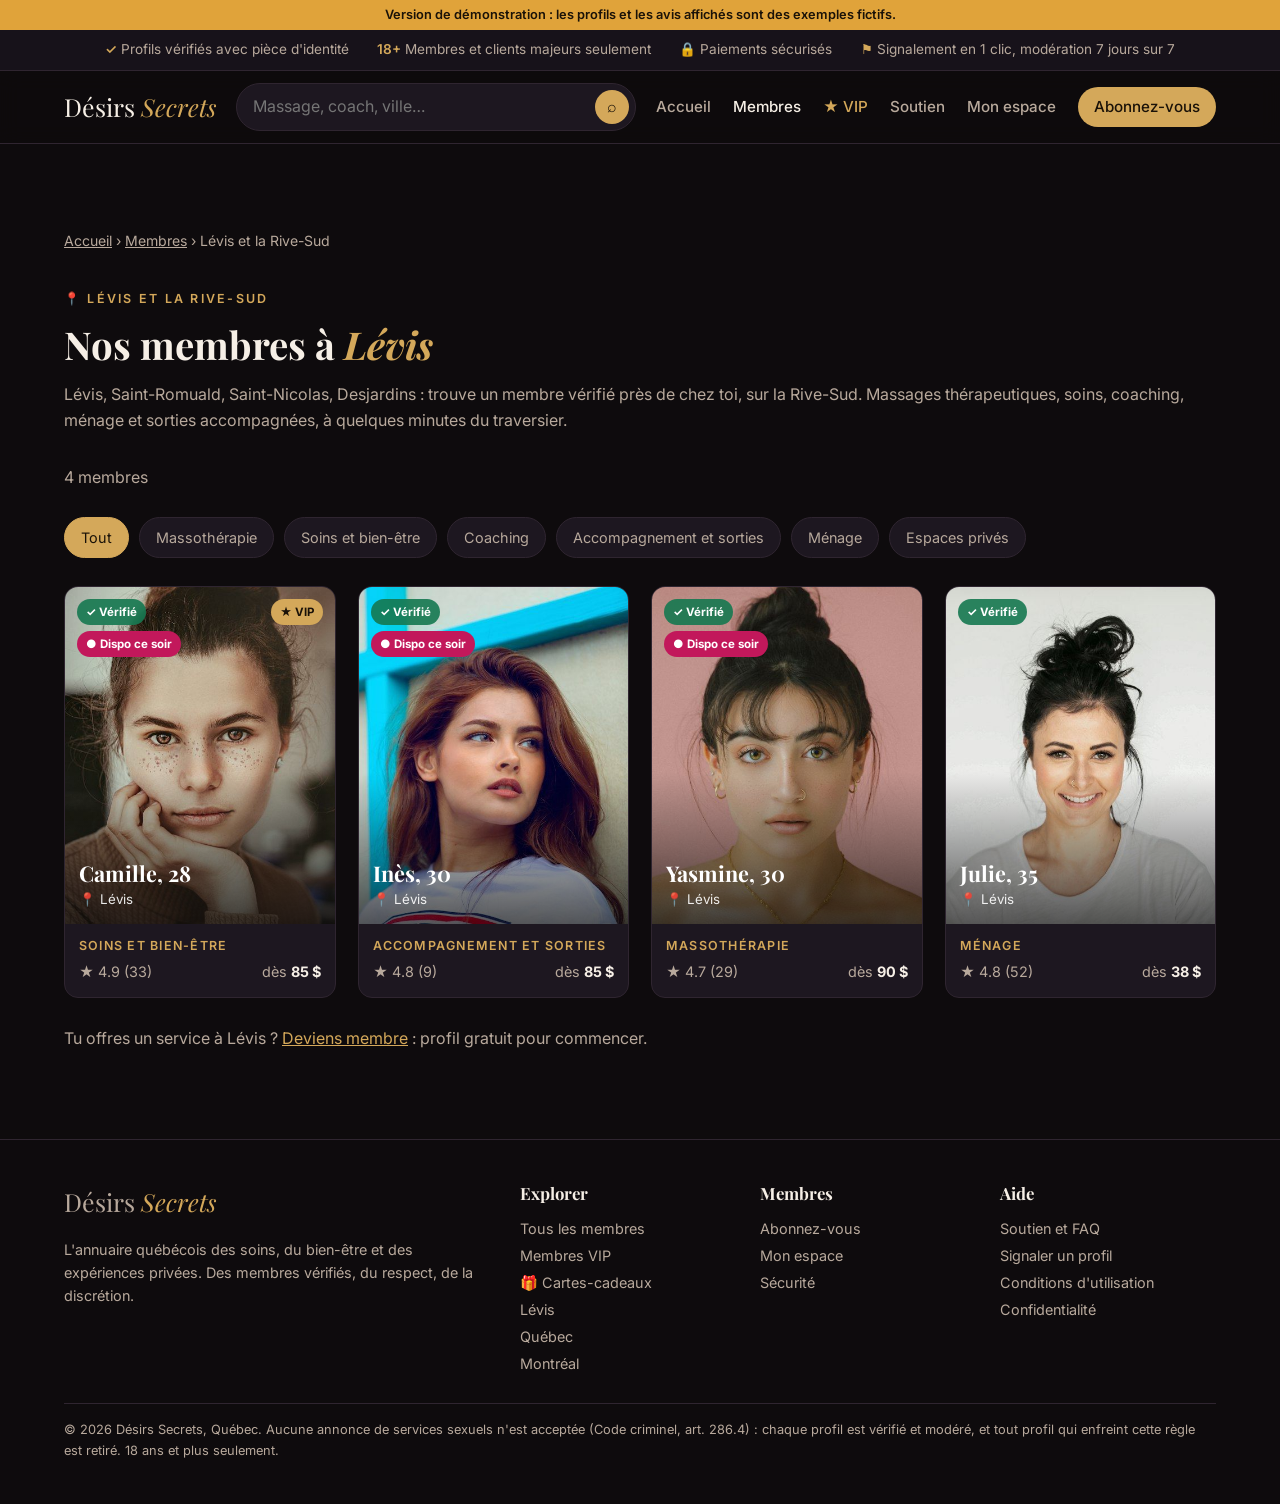
<file: levis.html>
<!doctype html>
<html lang="fr-CA" data-theme="velours">
<head>
  <meta charset="utf-8">
  <meta name="viewport" content="width=device-width, initial-scale=1, viewport-fit=cover">
  <title>Désirs Secrets à Lévis et la Rive-Sud · massage, soins, coaching, sorties</title>
  <meta name="description" content="Massothérapie, soins, coaching, accompagnement et ménage à Lévis, Saint-Romuald, Saint-Nicolas et sur la Rive-Sud de Québec. Membres vérifiés.">
  <link rel="preconnect" href="https://fonts.googleapis.com">
  <link rel="preconnect" href="https://fonts.gstatic.com" crossorigin>
  <link rel="stylesheet" href="https://fonts.googleapis.com/css2?family=Inter:wght@400;500;600;700&family=Playfair+Display:ital,wght@0,500;0,700;1,500&display=swap">
  <meta property="og:type" content="website">
  <meta property="og:site_name" content="Désirs Secrets">
  <meta property="og:locale" content="fr_CA">
  <meta property="og:title" content="Désirs Secrets · Offre-toi l'expérience dont tu rêves en secret">
  <meta property="og:description" content="Massothérapie, soins, coaching, accompagnement et salons privés au Québec. Membres vérifiés, paiement sécurisé.">
  <meta property="og:image" content="https://desirs-secrets.vercel.app/assets/img/partage.jpg">
  <meta name="twitter:card" content="summary_large_image">
  <link rel="manifest" href="manifest.webmanifest">
  <meta name="theme-color" content="#0e0b0d">
  <meta name="apple-mobile-web-app-capable" content="yes">
  <meta name="mobile-web-app-capable" content="yes">
  <meta name="apple-mobile-web-app-status-bar-style" content="black-translucent">
  <meta name="apple-mobile-web-app-title" content="Désirs Secrets">
  <link rel="apple-touch-icon" href="assets/icons/apple-touch-icon.png">
  <link rel="icon" type="image/png" href="assets/icons/icon-192.png">
  <link rel="stylesheet" href="styles.css">
  <script src="config.js"></script>
</head>
<body data-page="membres">
<div id="site-header"></div>
<main>

<section class="section"><div class="wrap">
  <p class="crumbs" style="padding:0 0 10px"><a href="index.html">Accueil</a> › <a href="membres.html">Membres</a> › Lévis et la Rive-Sud</p>
  <div class="section-head"><div><p class="eyebrow">📍 Lévis et la Rive-Sud</p><h2>Nos membres à <em>Lévis</em></h2><p class="muted">Lévis, Saint-Romuald, Saint-Nicolas, Desjardins : trouve un membre vérifié près de chez toi, sur la Rive-Sud. Massages thérapeutiques, soins, coaching, ménage et sorties accompagnées, à quelques minutes du traversier.</p></div><span class="muted" id="compte"></span></div>
  <div class="chips" id="chips"></div>
  <div class="grid" id="grille" data-ville="Lévis"></div>
  <p style="margin-top:28px" class="muted">Tu offres un service à Lévis ? <a href="abonnement.html">Deviens membre</a> : profil gratuit pour commencer.</p>
</div></section>
</main>
<div id="site-footer"></div>
<script src="data.js"></script>
<script src="layout.js"></script>
<script src="script.js"></script>
</body>
</html>
</file>
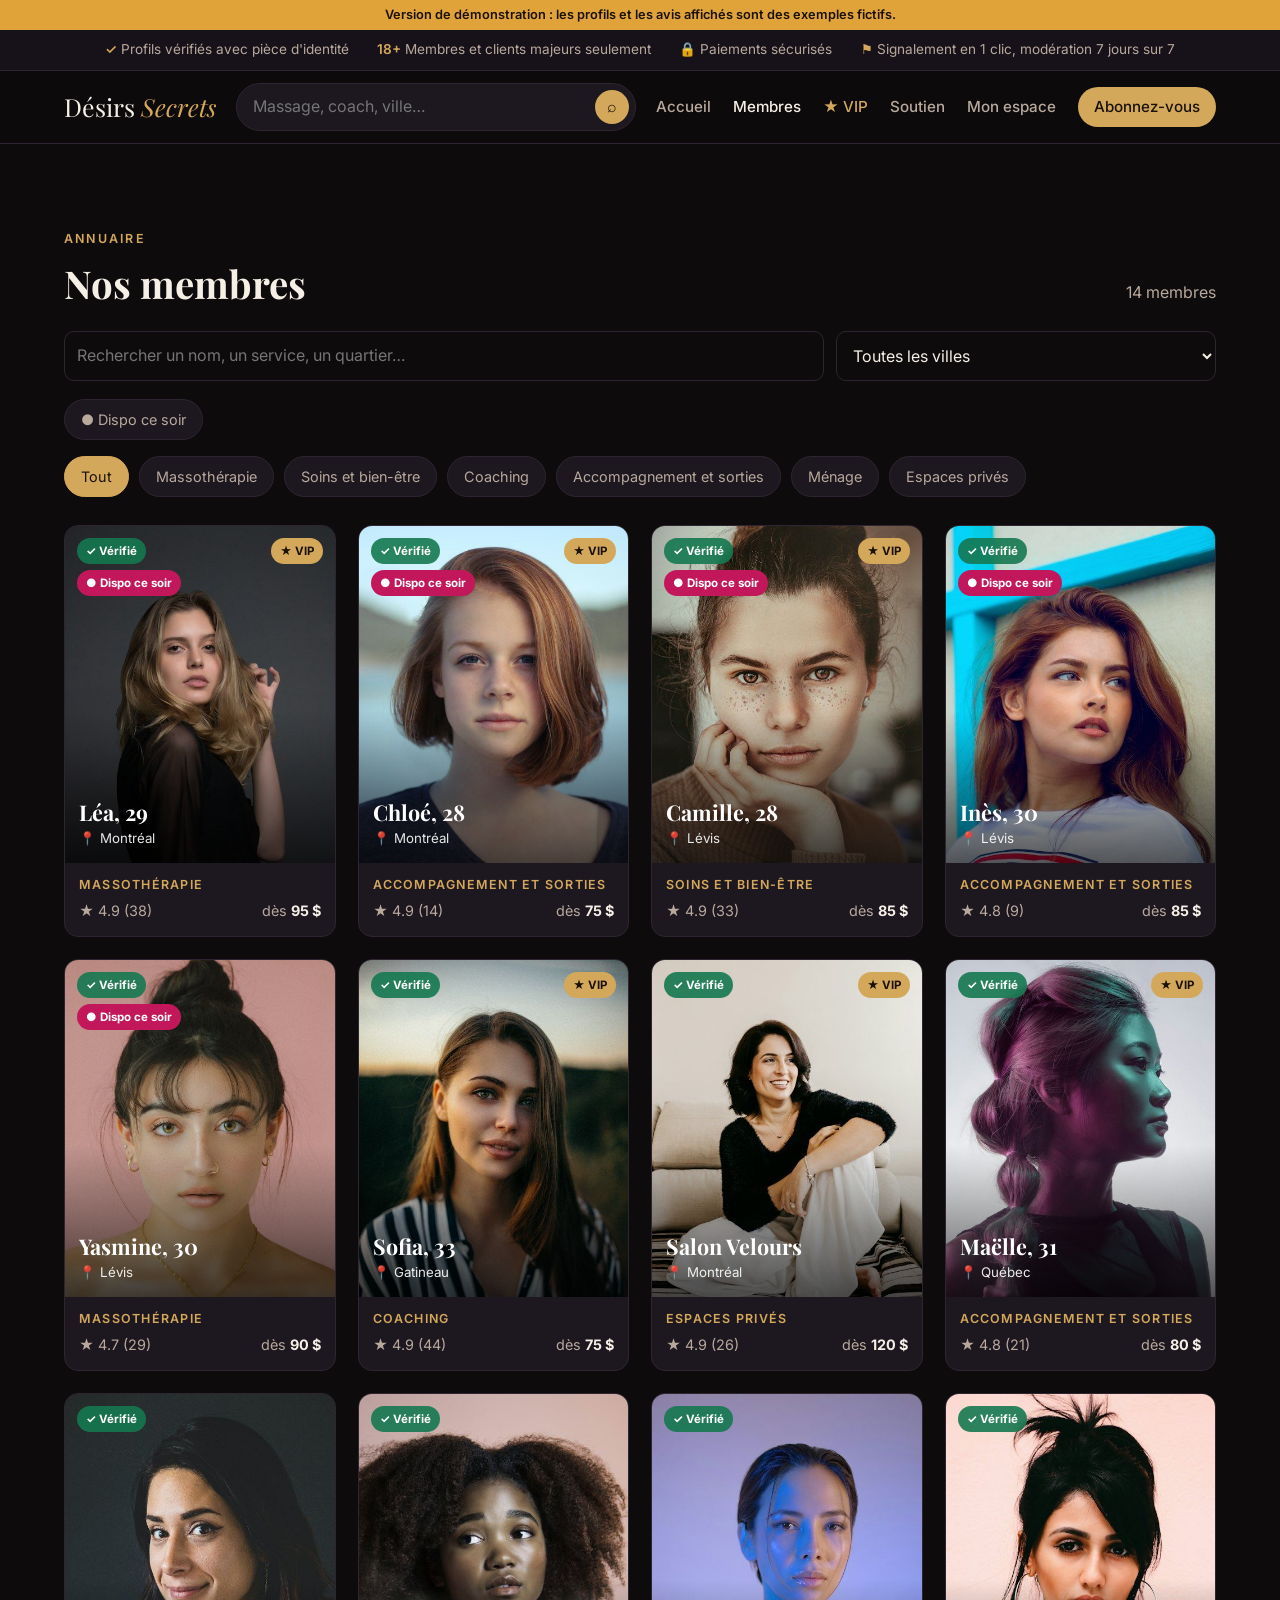
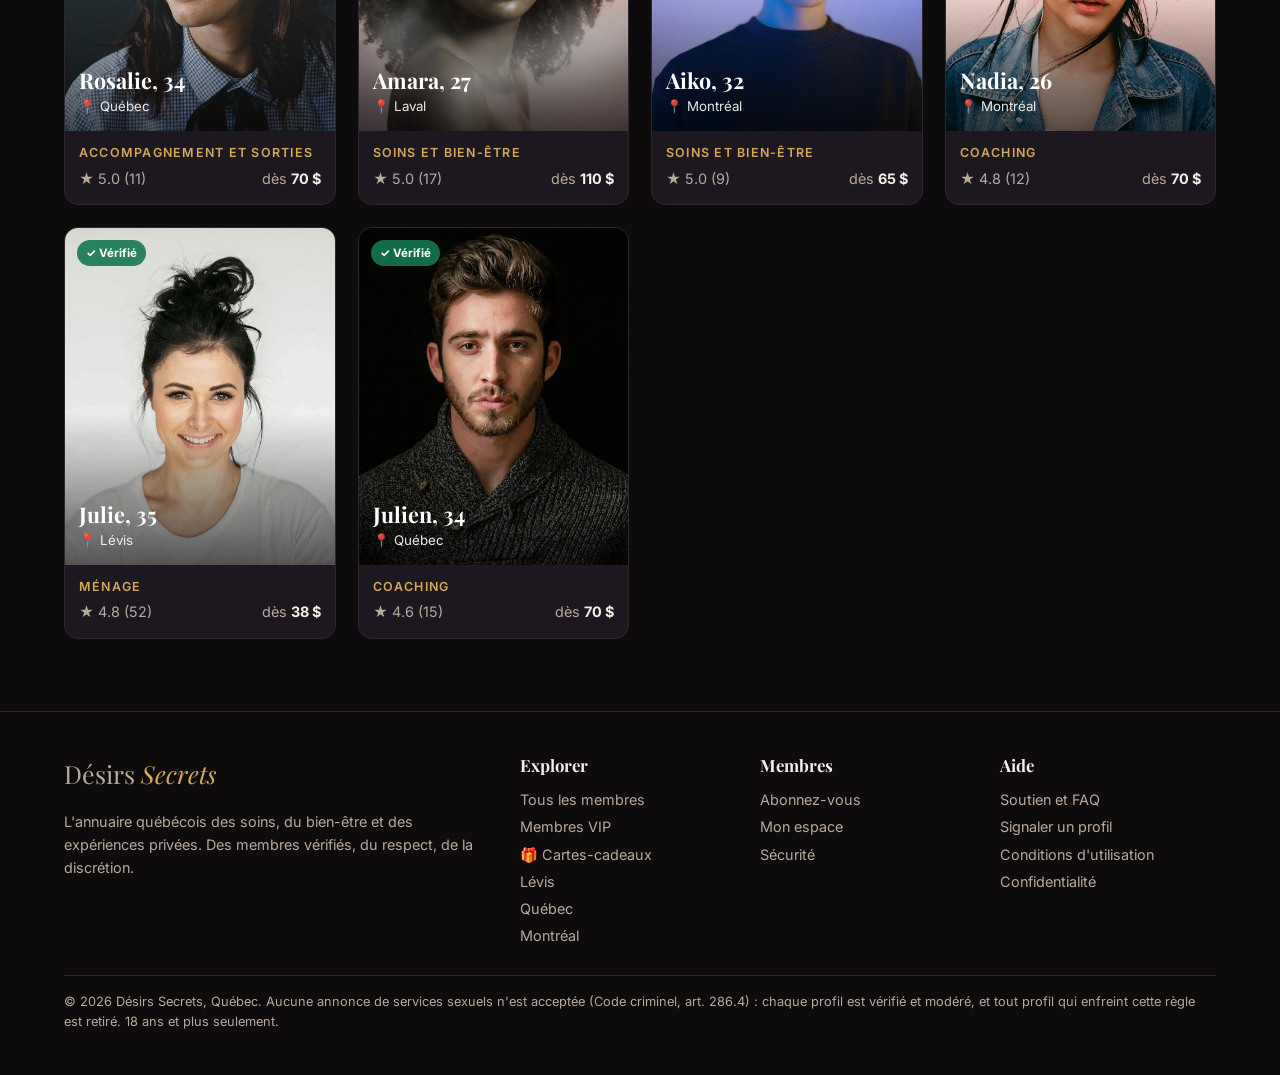
<file: membres.html>
<!doctype html>
<html lang="fr-CA" data-theme="velours">
<head>
  <meta charset="utf-8">
  <meta name="viewport" content="width=device-width, initial-scale=1, viewport-fit=cover">
  <title>Membres · Désirs Secrets</title>
  <meta name="description" content="Tous les membres vérifiés de Désirs Secrets au Québec : massothérapie, soins, coaching, sorties, ménage et espaces privés.">
  <link rel="preconnect" href="https://fonts.googleapis.com">
  <link rel="preconnect" href="https://fonts.gstatic.com" crossorigin>
  <link rel="stylesheet" href="https://fonts.googleapis.com/css2?family=Inter:wght@400;500;600;700&family=Playfair+Display:ital,wght@0,500;0,700;1,500&display=swap">
  <meta property="og:type" content="website">
  <meta property="og:site_name" content="Désirs Secrets">
  <meta property="og:locale" content="fr_CA">
  <meta property="og:title" content="Désirs Secrets · Offre-toi l'expérience dont tu rêves en secret">
  <meta property="og:description" content="Massothérapie, soins, coaching, accompagnement et salons privés au Québec. Membres vérifiés, paiement sécurisé.">
  <meta property="og:image" content="https://desirs-secrets.vercel.app/assets/img/partage.jpg">
  <meta name="twitter:card" content="summary_large_image">
  <link rel="manifest" href="manifest.webmanifest">
  <meta name="theme-color" content="#0e0b0d">
  <meta name="apple-mobile-web-app-capable" content="yes">
  <meta name="mobile-web-app-capable" content="yes">
  <meta name="apple-mobile-web-app-status-bar-style" content="black-translucent">
  <meta name="apple-mobile-web-app-title" content="Désirs Secrets">
  <link rel="apple-touch-icon" href="assets/icons/apple-touch-icon.png">
  <link rel="icon" type="image/png" href="assets/icons/icon-192.png">
  <link rel="stylesheet" href="styles.css">
  <script src="config.js"></script>
</head>
<body data-page="membres">
<div id="site-header"></div>
<main>

<section class="section"><div class="wrap">
  <div class="section-head"><div><p class="eyebrow">Annuaire</p><h2>Nos membres</h2></div><span class="muted" id="compte"></span></div>
  <div class="form" style="grid-template-columns:2fr 1fr;margin-bottom:18px"><input id="filtre-texte" placeholder="Rechercher un nom, un service, un quartier…"><select id="filtre-ville"><option value="">Toutes les villes</option></select></div>
  <p><button type="button" class="chip" id="filtre-soir">● Dispo ce soir</button></p>
  <div class="chips" id="chips"></div>
  <div class="grid" id="grille"></div>
</div></section>
</main>
<div id="site-footer"></div>
<script src="data.js"></script>
<script src="layout.js"></script>
<script src="script.js"></script>
</body>
</html>
</file>
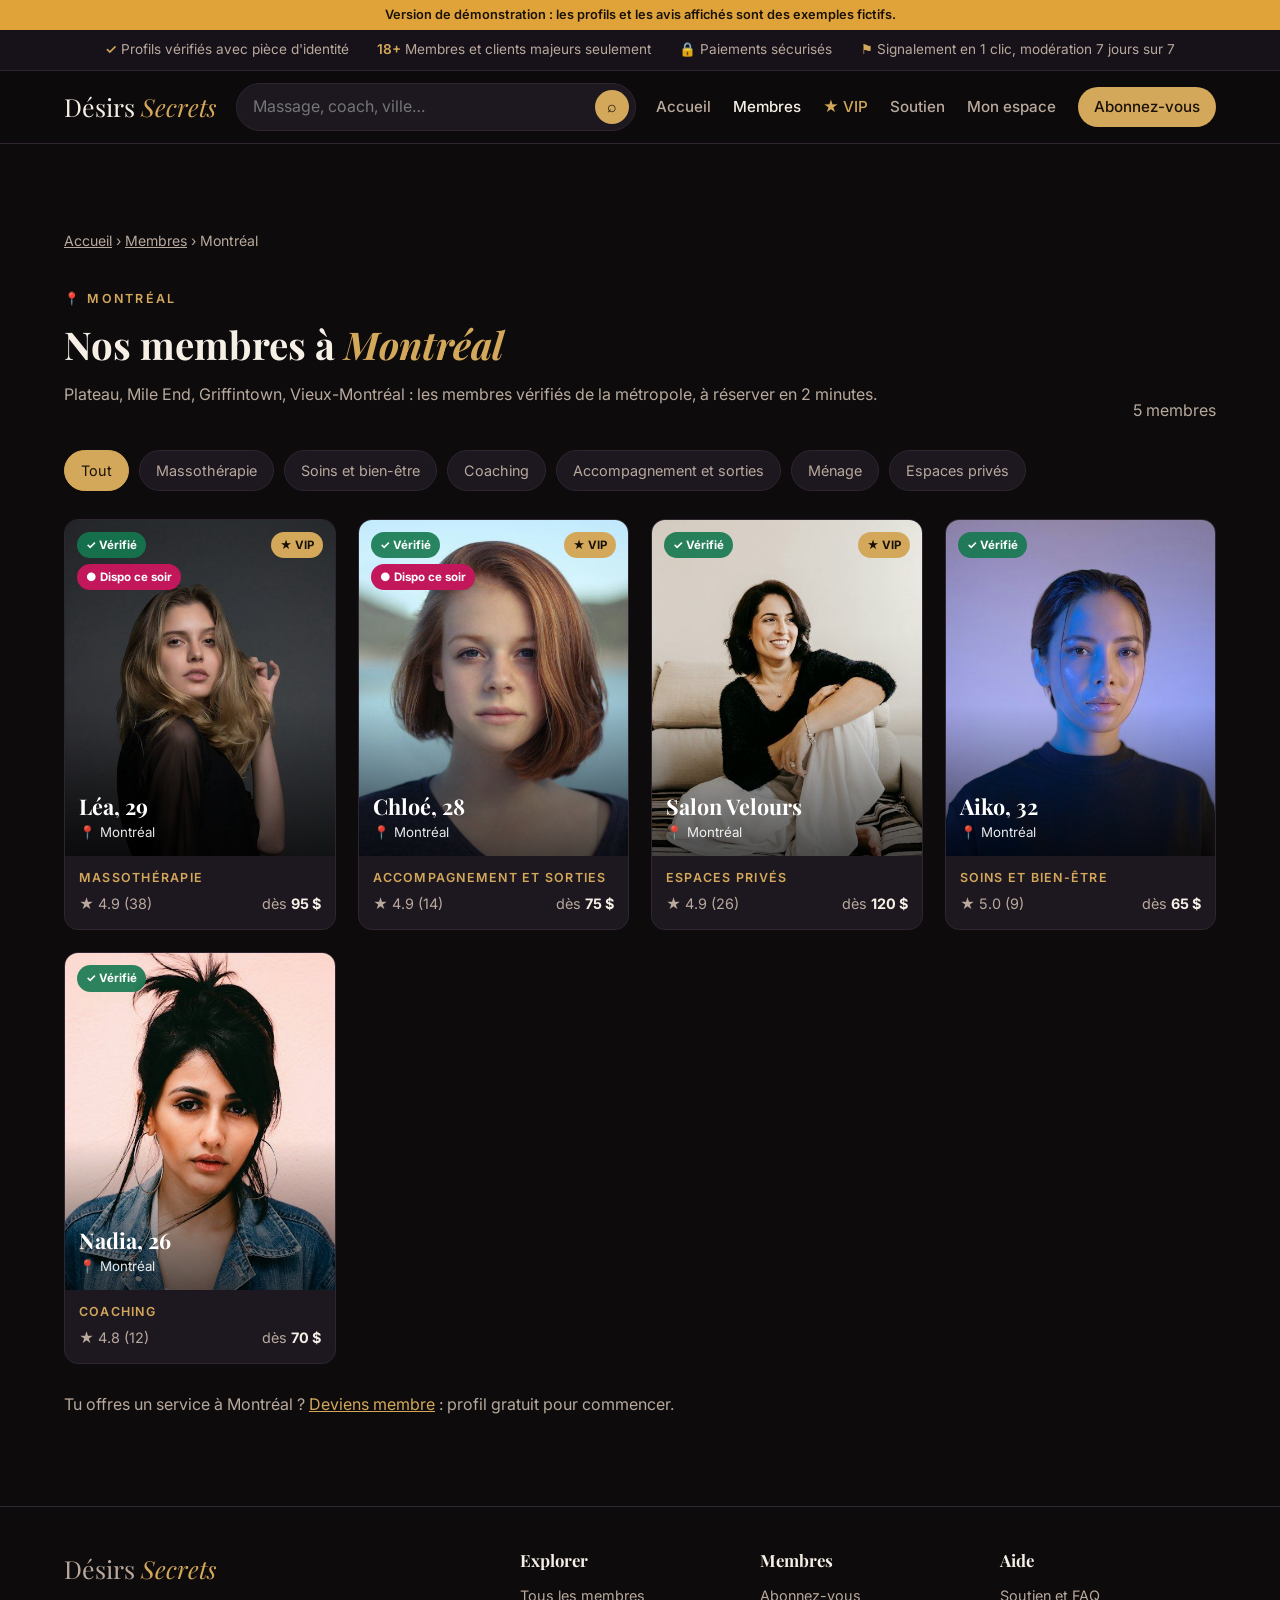
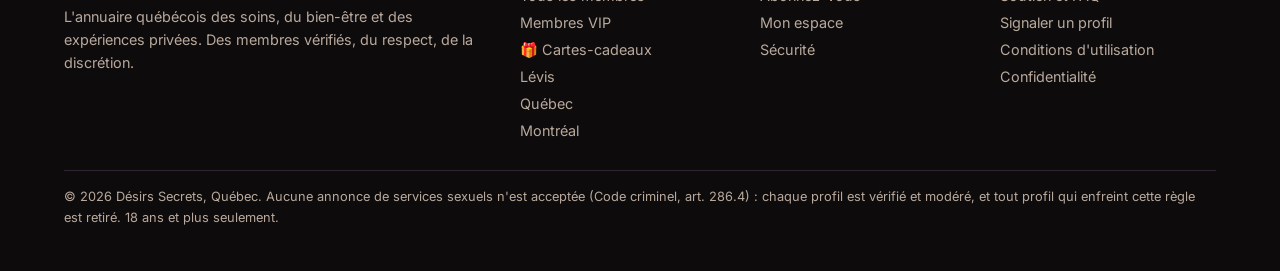
<file: montreal.html>
<!doctype html>
<html lang="fr-CA" data-theme="velours">
<head>
  <meta charset="utf-8">
  <meta name="viewport" content="width=device-width, initial-scale=1, viewport-fit=cover">
  <title>Désirs Secrets à Montréal · massage, soins, coaching, sorties</title>
  <meta name="description" content="Massothérapie, soins, coaching, accompagnement et salons privés à Montréal. Membres vérifiés, paiement sécurisé.">
  <link rel="preconnect" href="https://fonts.googleapis.com">
  <link rel="preconnect" href="https://fonts.gstatic.com" crossorigin>
  <link rel="stylesheet" href="https://fonts.googleapis.com/css2?family=Inter:wght@400;500;600;700&family=Playfair+Display:ital,wght@0,500;0,700;1,500&display=swap">
  <meta property="og:type" content="website">
  <meta property="og:site_name" content="Désirs Secrets">
  <meta property="og:locale" content="fr_CA">
  <meta property="og:title" content="Désirs Secrets · Offre-toi l'expérience dont tu rêves en secret">
  <meta property="og:description" content="Massothérapie, soins, coaching, accompagnement et salons privés au Québec. Membres vérifiés, paiement sécurisé.">
  <meta property="og:image" content="https://desirs-secrets.vercel.app/assets/img/partage.jpg">
  <meta name="twitter:card" content="summary_large_image">
  <link rel="manifest" href="manifest.webmanifest">
  <meta name="theme-color" content="#0e0b0d">
  <meta name="apple-mobile-web-app-capable" content="yes">
  <meta name="mobile-web-app-capable" content="yes">
  <meta name="apple-mobile-web-app-status-bar-style" content="black-translucent">
  <meta name="apple-mobile-web-app-title" content="Désirs Secrets">
  <link rel="apple-touch-icon" href="assets/icons/apple-touch-icon.png">
  <link rel="icon" type="image/png" href="assets/icons/icon-192.png">
  <link rel="stylesheet" href="styles.css">
  <script src="config.js"></script>
</head>
<body data-page="membres">
<div id="site-header"></div>
<main>

<section class="section"><div class="wrap">
  <p class="crumbs" style="padding:0 0 10px"><a href="index.html">Accueil</a> › <a href="membres.html">Membres</a> › Montréal</p>
  <div class="section-head"><div><p class="eyebrow">📍 Montréal</p><h2>Nos membres à <em>Montréal</em></h2><p class="muted">Plateau, Mile End, Griffintown, Vieux-Montréal : les membres vérifiés de la métropole, à réserver en 2 minutes.</p></div><span class="muted" id="compte"></span></div>
  <div class="chips" id="chips"></div>
  <div class="grid" id="grille" data-ville="Montréal"></div>
  <p style="margin-top:28px" class="muted">Tu offres un service à Montréal ? <a href="abonnement.html">Deviens membre</a> : profil gratuit pour commencer.</p>
</div></section>
</main>
<div id="site-footer"></div>
<script src="data.js"></script>
<script src="layout.js"></script>
<script src="script.js"></script>
</body>
</html>
</file>
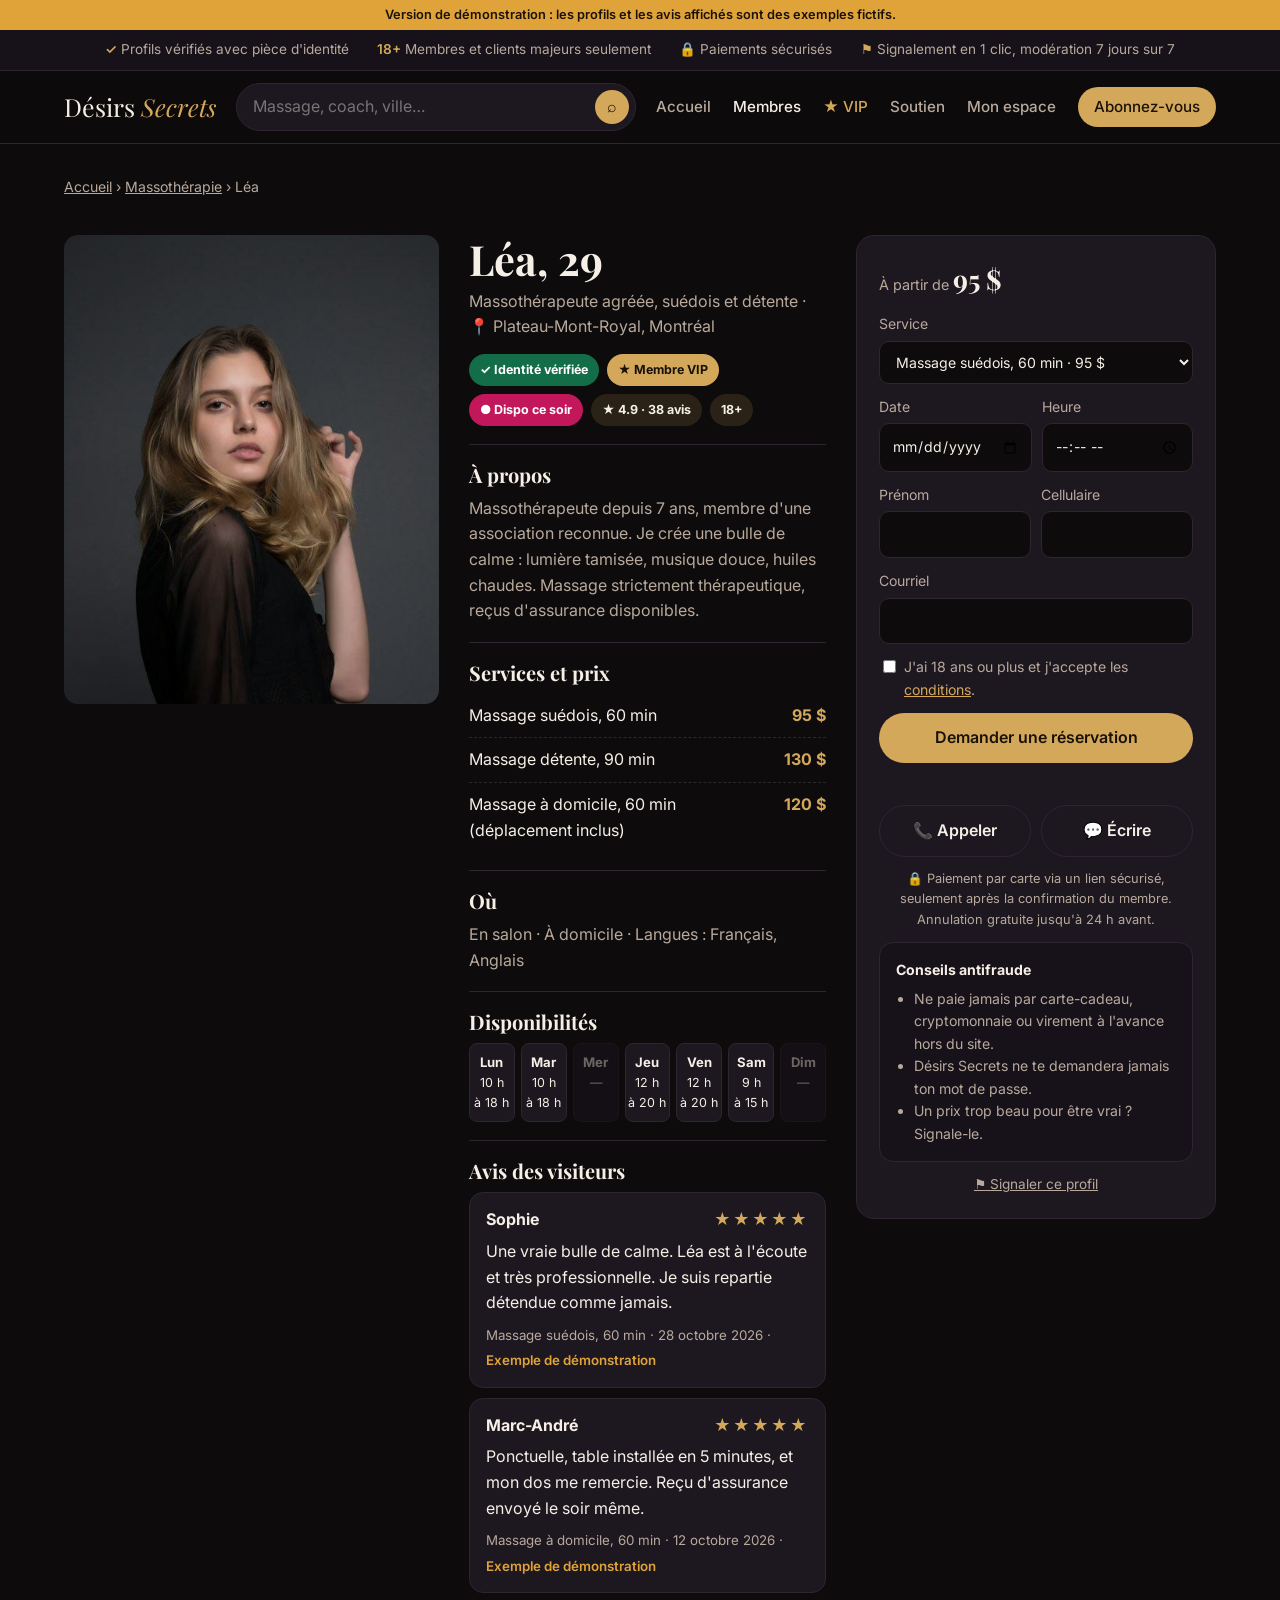
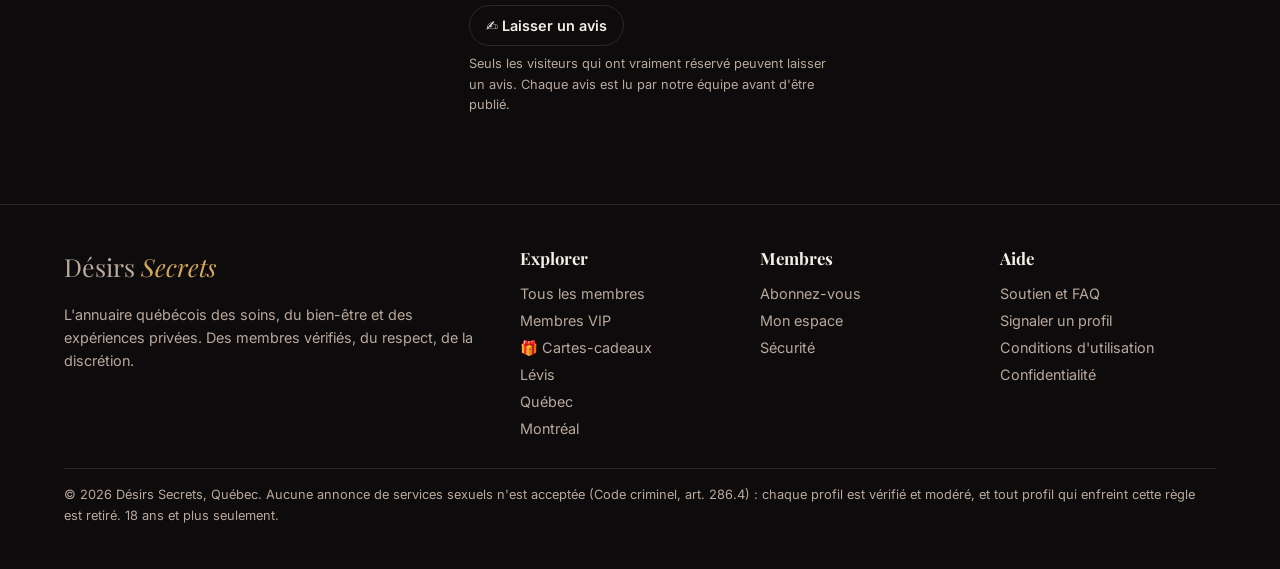
<file: profil.html>
<!doctype html>
<html lang="fr-CA" data-theme="velours">
<head>
  <meta charset="utf-8">
  <meta name="viewport" content="width=device-width, initial-scale=1, viewport-fit=cover">
  <title>Profil · Désirs Secrets</title>
  <meta name="description" content="Profil d'un membre vérifié de Désirs Secrets : bio, prix, disponibilités et réservation.">
  <link rel="preconnect" href="https://fonts.googleapis.com">
  <link rel="preconnect" href="https://fonts.gstatic.com" crossorigin>
  <link rel="stylesheet" href="https://fonts.googleapis.com/css2?family=Inter:wght@400;500;600;700&family=Playfair+Display:ital,wght@0,500;0,700;1,500&display=swap">
  <meta property="og:type" content="website">
  <meta property="og:site_name" content="Désirs Secrets">
  <meta property="og:locale" content="fr_CA">
  <meta property="og:title" content="Désirs Secrets · Offre-toi l'expérience dont tu rêves en secret">
  <meta property="og:description" content="Massothérapie, soins, coaching, accompagnement et salons privés au Québec. Membres vérifiés, paiement sécurisé.">
  <meta property="og:image" content="https://desirs-secrets.vercel.app/assets/img/partage.jpg">
  <meta name="twitter:card" content="summary_large_image">
  <link rel="manifest" href="manifest.webmanifest">
  <meta name="theme-color" content="#0e0b0d">
  <meta name="apple-mobile-web-app-capable" content="yes">
  <meta name="mobile-web-app-capable" content="yes">
  <meta name="apple-mobile-web-app-status-bar-style" content="black-translucent">
  <meta name="apple-mobile-web-app-title" content="Désirs Secrets">
  <link rel="apple-touch-icon" href="assets/icons/apple-touch-icon.png">
  <link rel="icon" type="image/png" href="assets/icons/icon-192.png">
  <link rel="stylesheet" href="styles.css">
  <script src="config.js"></script>
</head>
<body data-page="membres">
<div id="site-header"></div>
<main>

<div class="wrap" id="profil"></div>

<div class="modal hidden" id="modal-message"><div class="modal-box">
  <button class="modal-close" aria-label="Fermer">×</button>
  <h2>Écrire à <span data-nom-membre>ce membre</span></h2>
  <p class="muted">Ton message passe par Désirs Secrets : ton numéro et ton courriel restent privés jusqu'à ce que tu décides de les partager.</p>
  <form class="form" data-form="message">
    <input type="hidden" name="_sujet" value="Nouveau message pour un membre">
    <input type="hidden" name="membre" value="">
    <label>Ton prénom<input name="prenom" required></label>
    <label>Ton courriel<input type="email" name="courriel" required></label>
    <label>Message<textarea name="message" rows="4" required placeholder="Bonjour, j'aimerais savoir si tu es disponible samedi…"></textarea></label>
    <p class="legal-note">Les messages sont modérés. Toute demande de nature sexuelle entraîne le bannissement du compte.</p>
    <button class="btn" type="submit">Envoyer</button>
    <p class="form-status" role="status"></p>
  </form>
</div></div>
<div class="modal hidden" id="modal-avis"><div class="modal-box">
  <button class="modal-close" aria-label="Fermer">×</button>
  <h2>Laisser un avis à <span data-nom-membre>ce membre</span></h2>
  <p class="muted">Ton avis aide les autres visiteurs. Il est publié avec ton prénom seulement, après vérification de ta réservation.</p>
  <form class="form" data-form="avis">
    <input type="hidden" name="_sujet" value="Nouvel avis à modérer">
    <input type="hidden" name="membre" value="">
    <div class="two"><label>Ton prénom<input name="prenom" required></label><label>Numéro de réservation<input name="reservation" required placeholder="Ex. DS-1042"></label></div>
    <label>Ta note<select name="note" required><option value="5">★★★★★ Excellent</option><option value="4">★★★★☆ Très bien</option><option value="3">★★★☆☆ Correct</option><option value="2">★★☆☆☆ Décevant</option><option value="1">★☆☆☆☆ À éviter</option></select></label>
    <label>Ton commentaire<textarea name="commentaire" rows="4" required placeholder="Comment s'est passée ton expérience ?"></textarea></label>
    <label>Ton courriel (jamais publié)<input type="email" name="courriel" required></label>
    <p class="legal-note">On publie les avis positifs comme négatifs, tant qu'ils sont respectueux et honnêtes. Aucun avis ne peut être acheté ni écrit par le membre lui-même.</p>
    <button class="btn" type="submit">Envoyer mon avis</button>
    <p class="form-status" role="status"></p>
  </form>
</div></div>
<div class="modal hidden" id="modal-signaler"><div class="modal-box">
  <button class="modal-close" aria-label="Fermer">×</button>
  <h2>Signaler ce profil</h2>
  <p class="muted">Ton signalement est confidentiel. Notre équipe le traite en moins de 24 h.</p>
  <form class="form" data-form="signalement">
    <input type="hidden" name="_sujet" value="Signalement de profil">
    <input type="hidden" name="membre" value="">
    <label>Raison<select name="raison" required>
      <option value="">Choisir…</option><option>Tentative de fraude ou d'arnaque</option><option>Faux profil ou photo volée</option>
      <option>Offre de services sexuels</option><option>Personne possiblement mineure</option><option>Comportement irrespectueux</option><option>Autre</option></select></label>
    <label>Détails<textarea name="details" rows="3"></textarea></label>
    <label>Ton courriel (facultatif)<input type="email" name="courriel"></label>
    <button class="btn" type="submit">Envoyer le signalement</button>
    <p class="form-status" role="status"></p>
  </form>
</div></div>

</main>
<div id="site-footer"></div>
<script src="data.js"></script>
<script src="layout.js"></script>
<script src="script.js"></script>
</body>
</html>
</file>
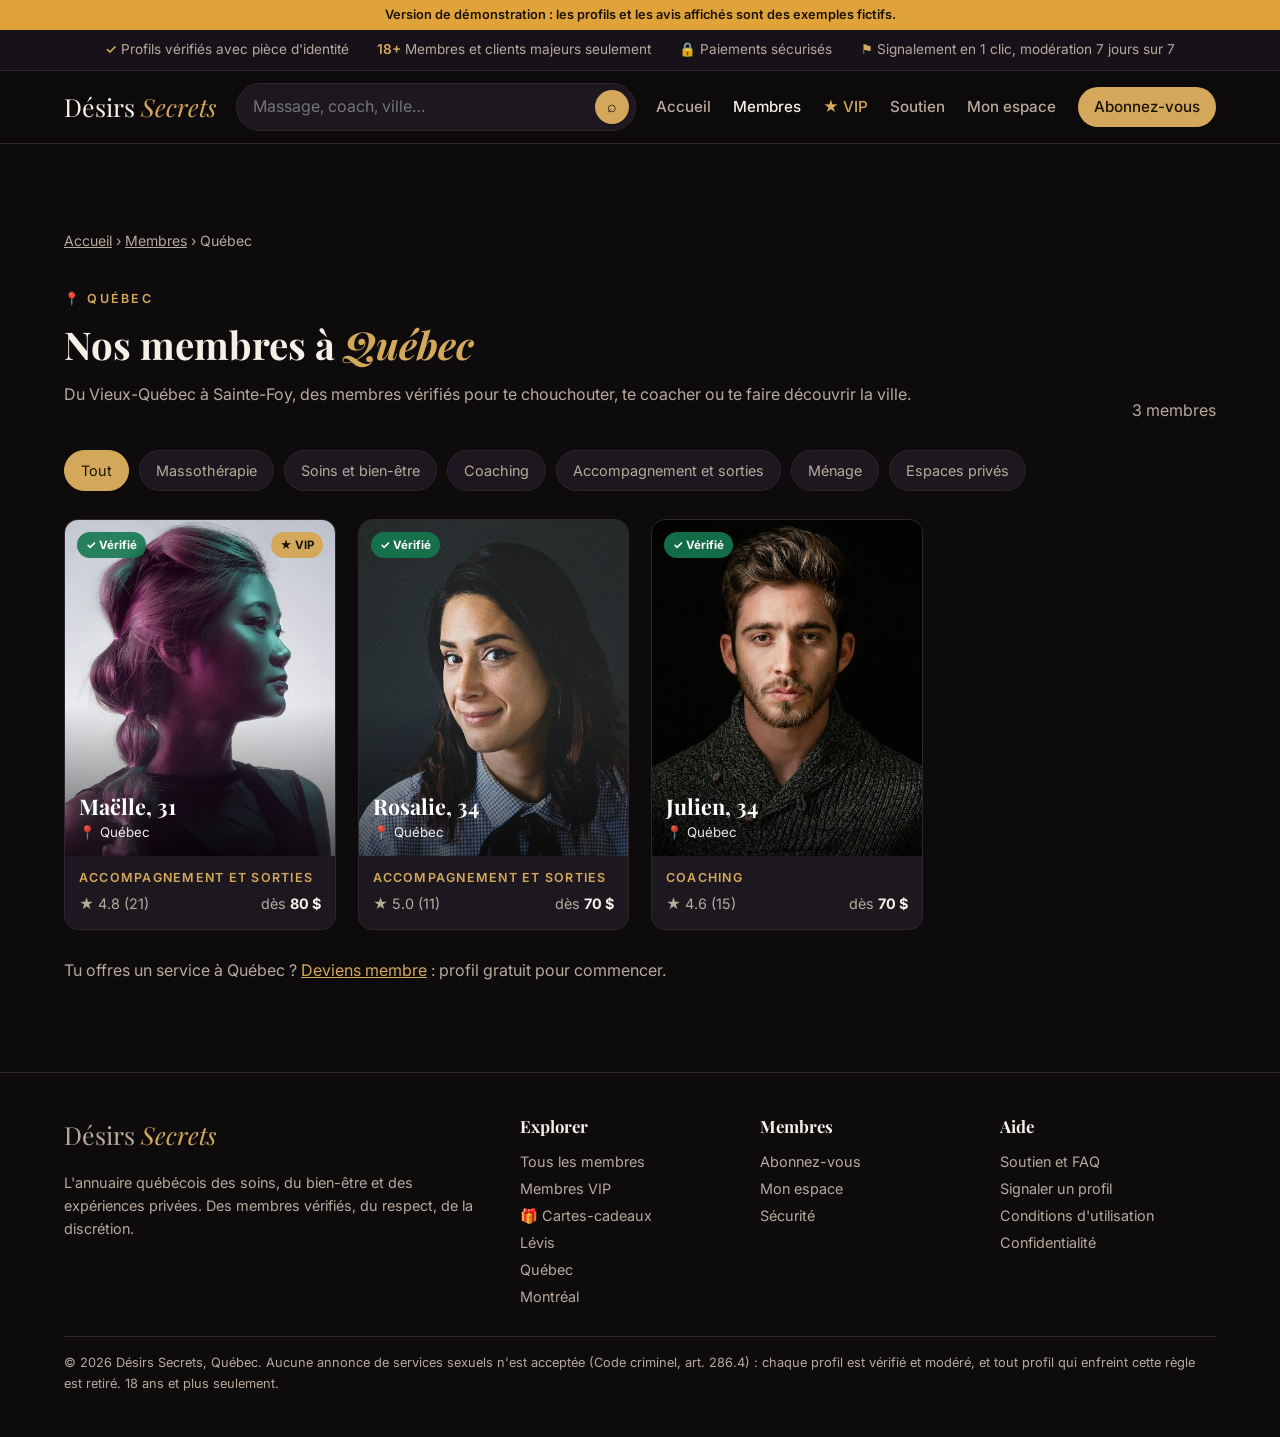
<file: quebec.html>
<!doctype html>
<html lang="fr-CA" data-theme="velours">
<head>
  <meta charset="utf-8">
  <meta name="viewport" content="width=device-width, initial-scale=1, viewport-fit=cover">
  <title>Désirs Secrets à Québec · massage, soins, coaching, sorties</title>
  <meta name="description" content="Massothérapie, soins, coaching et sorties accompagnées à Québec. Membres vérifiés, paiement sécurisé.">
  <link rel="preconnect" href="https://fonts.googleapis.com">
  <link rel="preconnect" href="https://fonts.gstatic.com" crossorigin>
  <link rel="stylesheet" href="https://fonts.googleapis.com/css2?family=Inter:wght@400;500;600;700&family=Playfair+Display:ital,wght@0,500;0,700;1,500&display=swap">
  <meta property="og:type" content="website">
  <meta property="og:site_name" content="Désirs Secrets">
  <meta property="og:locale" content="fr_CA">
  <meta property="og:title" content="Désirs Secrets · Offre-toi l'expérience dont tu rêves en secret">
  <meta property="og:description" content="Massothérapie, soins, coaching, accompagnement et salons privés au Québec. Membres vérifiés, paiement sécurisé.">
  <meta property="og:image" content="https://desirs-secrets.vercel.app/assets/img/partage.jpg">
  <meta name="twitter:card" content="summary_large_image">
  <link rel="manifest" href="manifest.webmanifest">
  <meta name="theme-color" content="#0e0b0d">
  <meta name="apple-mobile-web-app-capable" content="yes">
  <meta name="mobile-web-app-capable" content="yes">
  <meta name="apple-mobile-web-app-status-bar-style" content="black-translucent">
  <meta name="apple-mobile-web-app-title" content="Désirs Secrets">
  <link rel="apple-touch-icon" href="assets/icons/apple-touch-icon.png">
  <link rel="icon" type="image/png" href="assets/icons/icon-192.png">
  <link rel="stylesheet" href="styles.css">
  <script src="config.js"></script>
</head>
<body data-page="membres">
<div id="site-header"></div>
<main>

<section class="section"><div class="wrap">
  <p class="crumbs" style="padding:0 0 10px"><a href="index.html">Accueil</a> › <a href="membres.html">Membres</a> › Québec</p>
  <div class="section-head"><div><p class="eyebrow">📍 Québec</p><h2>Nos membres à <em>Québec</em></h2><p class="muted">Du Vieux-Québec à Sainte-Foy, des membres vérifiés pour te chouchouter, te coacher ou te faire découvrir la ville.</p></div><span class="muted" id="compte"></span></div>
  <div class="chips" id="chips"></div>
  <div class="grid" id="grille" data-ville="Québec"></div>
  <p style="margin-top:28px" class="muted">Tu offres un service à Québec ? <a href="abonnement.html">Deviens membre</a> : profil gratuit pour commencer.</p>
</div></section>
</main>
<div id="site-footer"></div>
<script src="data.js"></script>
<script src="layout.js"></script>
<script src="script.js"></script>
</body>
</html>
</file>
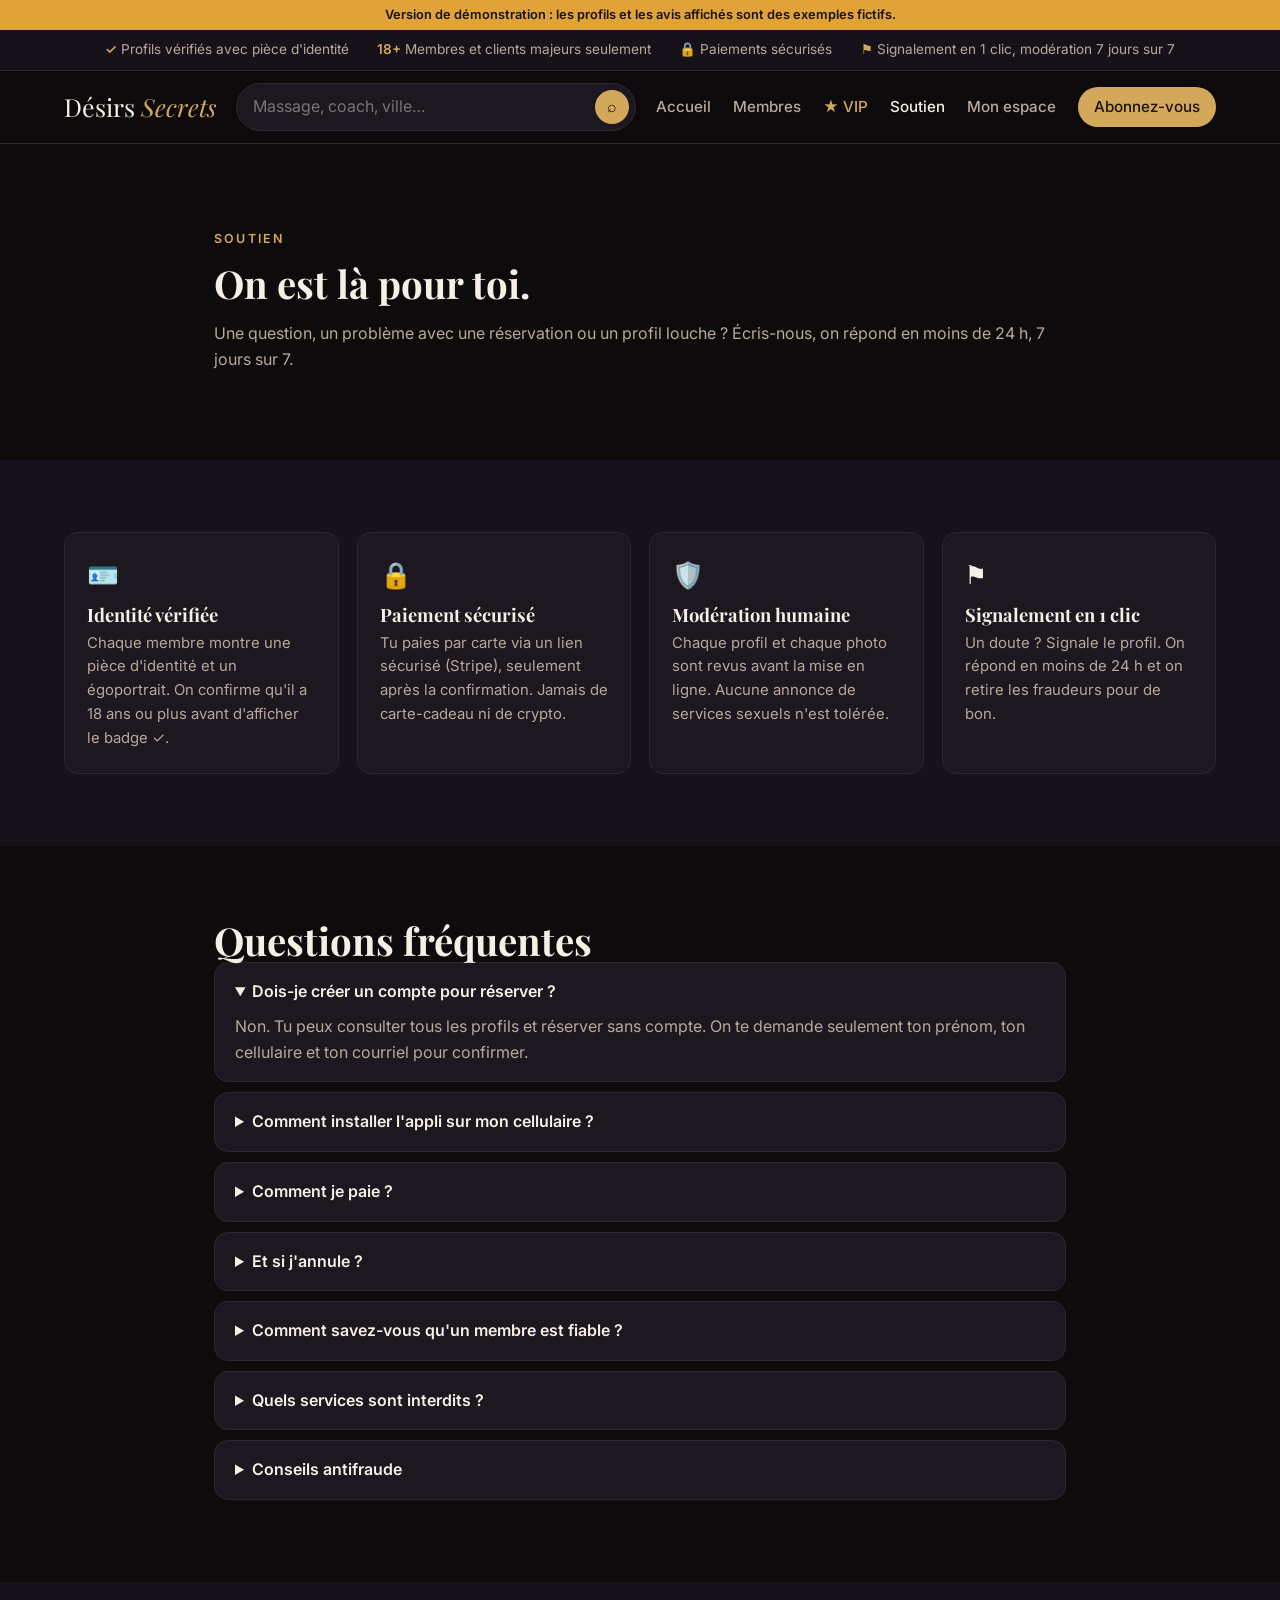
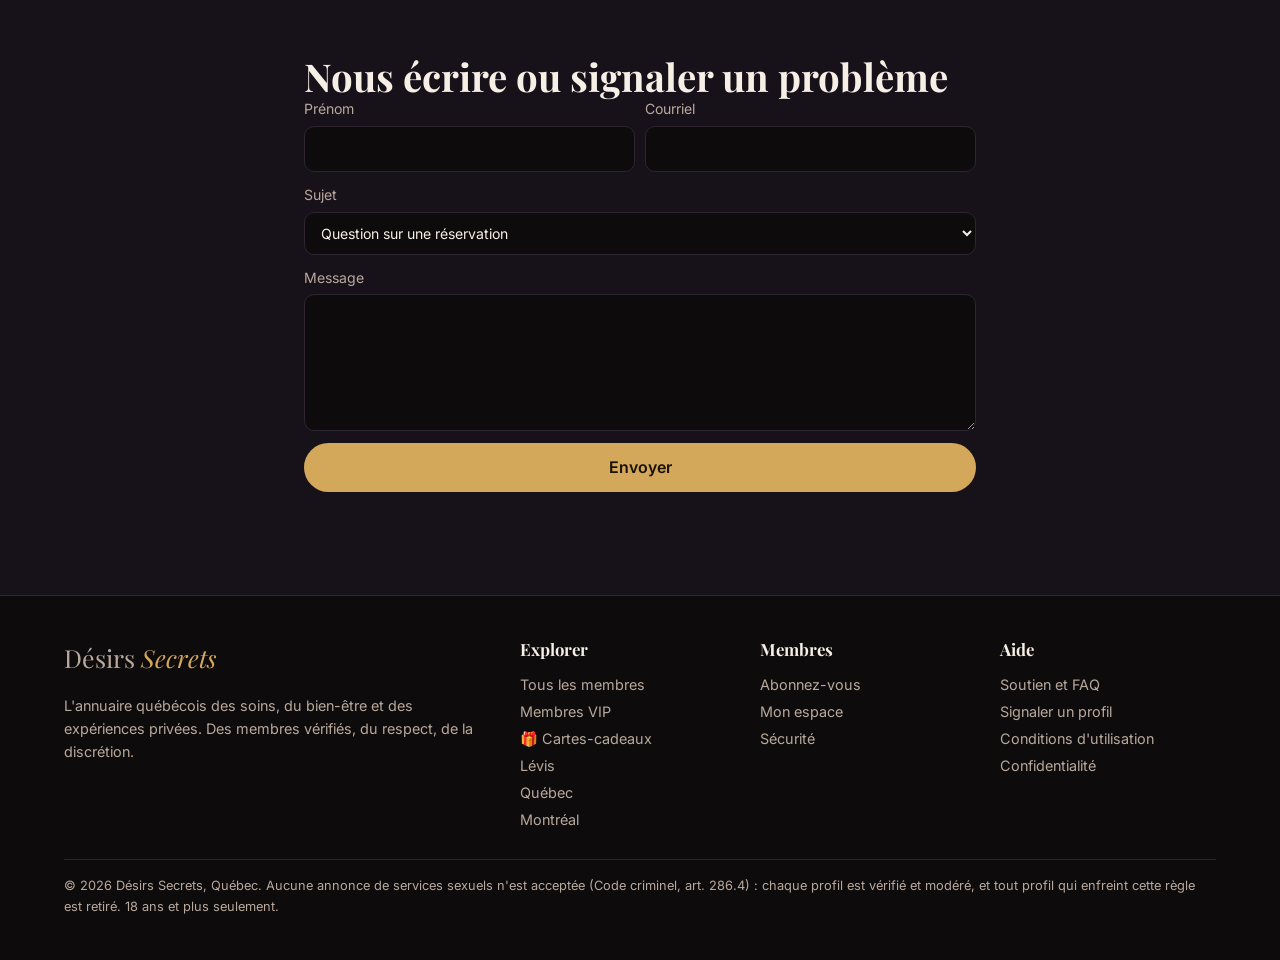
<file: soutien.html>
<!doctype html>
<html lang="fr-CA" data-theme="velours">
<head>
  <meta charset="utf-8">
  <meta name="viewport" content="width=device-width, initial-scale=1, viewport-fit=cover">
  <title>Soutien · Désirs Secrets</title>
  <meta name="description" content="Aide, sécurité, conseils antifraude et signalement sur Désirs Secrets.">
  <link rel="preconnect" href="https://fonts.googleapis.com">
  <link rel="preconnect" href="https://fonts.gstatic.com" crossorigin>
  <link rel="stylesheet" href="https://fonts.googleapis.com/css2?family=Inter:wght@400;500;600;700&family=Playfair+Display:ital,wght@0,500;0,700;1,500&display=swap">
  <meta property="og:type" content="website">
  <meta property="og:site_name" content="Désirs Secrets">
  <meta property="og:locale" content="fr_CA">
  <meta property="og:title" content="Désirs Secrets · Offre-toi l'expérience dont tu rêves en secret">
  <meta property="og:description" content="Massothérapie, soins, coaching, accompagnement et salons privés au Québec. Membres vérifiés, paiement sécurisé.">
  <meta property="og:image" content="https://desirs-secrets.vercel.app/assets/img/partage.jpg">
  <meta name="twitter:card" content="summary_large_image">
  <link rel="manifest" href="manifest.webmanifest">
  <meta name="theme-color" content="#0e0b0d">
  <meta name="apple-mobile-web-app-capable" content="yes">
  <meta name="mobile-web-app-capable" content="yes">
  <meta name="apple-mobile-web-app-status-bar-style" content="black-translucent">
  <meta name="apple-mobile-web-app-title" content="Désirs Secrets">
  <link rel="apple-touch-icon" href="assets/icons/apple-touch-icon.png">
  <link rel="icon" type="image/png" href="assets/icons/icon-192.png">
  <link rel="stylesheet" href="styles.css">
  <script src="config.js"></script>
</head>
<body data-page="soutien">
<div id="site-header"></div>
<main>

<section class="section"><div class="wrap" style="max-width:900px">
  <p class="eyebrow">Soutien</p><h2>On est là pour toi.</h2>
  <p class="muted">Une question, un problème avec une réservation ou un profil louche ? Écris-nous, on répond en moins de 24 h, 7 jours sur 7.</p>
</div></section>
<section class="section section-alt" id="securite"><div class="wrap"><div class="safety">
  <div class="item"><div class="ico">🪪</div><h3>Identité vérifiée</h3><p>Chaque membre montre une pièce d'identité et un égoportrait. On confirme qu'il a 18 ans ou plus avant d'afficher le badge ✓.</p></div>
  <div class="item"><div class="ico">🔒</div><h3>Paiement sécurisé</h3><p>Tu paies par carte via un lien sécurisé (Stripe), seulement après la confirmation. Jamais de carte-cadeau ni de crypto.</p></div>
  <div class="item"><div class="ico">🛡️</div><h3>Modération humaine</h3><p>Chaque profil et chaque photo sont revus avant la mise en ligne. Aucune annonce de services sexuels n'est tolérée.</p></div>
  <div class="item"><div class="ico">⚑</div><h3>Signalement en 1 clic</h3><p>Un doute ? Signale le profil. On répond en moins de 24 h et on retire les fraudeurs pour de bon.</p></div>
</div></div></section>
<section class="section"><div class="wrap faq" style="max-width:900px">
  <h2>Questions fréquentes</h2>
  <details open><summary>Dois-je créer un compte pour réserver ?</summary><p>Non. Tu peux consulter tous les profils et réserver sans compte. On te demande seulement ton prénom, ton cellulaire et ton courriel pour confirmer.</p></details>
  <details><summary>Comment installer l'appli sur mon cellulaire ?</summary><p><strong>Android :</strong> ouvre le site dans Chrome, puis touche « Installer l'appli » (ou le menu ⋮ &gt; « Ajouter à l'écran d'accueil »). <strong>iPhone :</strong> ouvre le site dans Safari, touche le bouton Partager, puis « Sur l'écran d'accueil ». L'icône Désirs Secrets apparaît avec tes autres applis, sans passer par un magasin d'applis.</p></details>
  <details><summary>Comment je paie ?</summary><p>Une fois que le membre confirme, tu reçois un lien de paiement sécurisé (carte de crédit ou de débit). Tu ne paies jamais directement en argent comptant, carte-cadeau ou cryptomonnaie.</p></details>
  <details><summary>Et si j'annule ?</summary><p>Annulation gratuite jusqu'à 24 h avant. Après, 50 % du montant est retenu pour dédommager le membre.</p></details>
  <details><summary>Comment savez-vous qu'un membre est fiable ?</summary><p>Pièce d'identité, égoportrait, numéro de cellulaire confirmé et revue manuelle du profil. Les avis viennent uniquement de visiteurs qui ont vraiment réservé.</p></details>
  <details><summary>Quels services sont interdits ?</summary><p>Tout service sexuel ou érotique. Au Canada, la publicité de services sexuels d'autrui est illégale (Code criminel, art. 286.4). Les massages offerts ici sont thérapeutiques. Tout profil ou message qui enfreint cette règle est retiré et le compte est banni.</p></details>
  <details><summary>Conseils antifraude</summary><p>Méfie-toi de quiconque demande un paiement à l'avance hors du site, un code de vérification reçu par texto, ou une carte-cadeau. Désirs Secrets ne te demandera jamais ton mot de passe.</p></details>
</div></section>
<section class="section section-alt" id="signaler"><div class="wrap" style="max-width:720px">
  <h2>Nous écrire ou signaler un problème</h2>
  <form class="form" data-form="soutien">
    <input type="hidden" name="_sujet" value="Demande de soutien">
    <div class="two"><label>Prénom<input name="prenom" required></label><label>Courriel<input type="email" name="courriel" required></label></div>
    <label>Sujet<select name="sujet"><option>Question sur une réservation</option><option>Signaler un profil ou une fraude</option><option>Mon compte de membre</option><option>Autre</option></select></label>
    <label>Message<textarea name="message" rows="5" required></textarea></label>
    <button class="btn" type="submit">Envoyer</button>
    <p class="form-status" role="status"></p>
  </form>
</div></section>
</main>
<div id="site-footer"></div>
<script src="data.js"></script>
<script src="layout.js"></script>
<script src="script.js"></script>
</body>
</html>
</file>
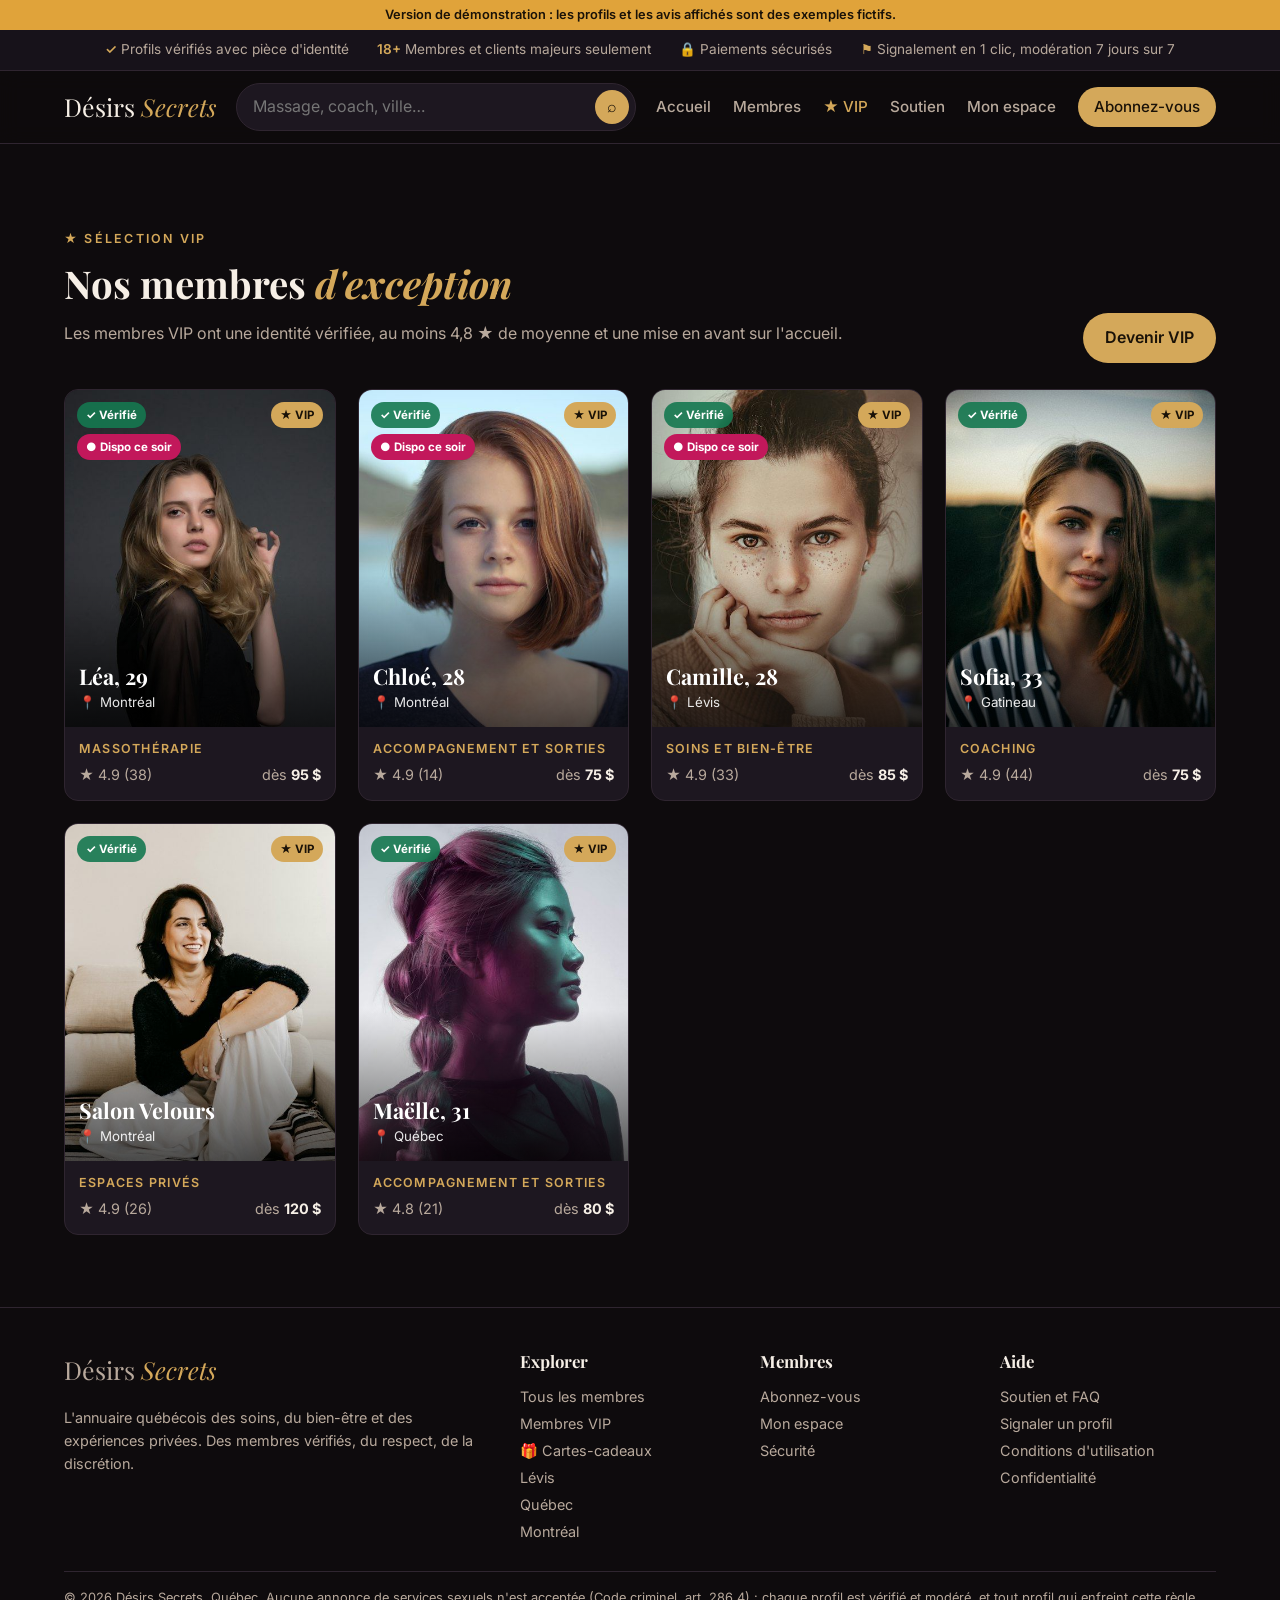
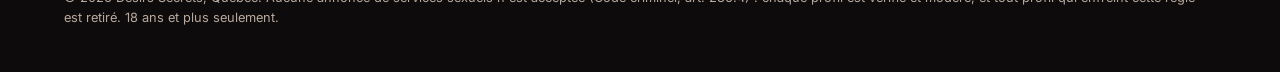
<file: vip.html>
<!doctype html>
<html lang="fr-CA" data-theme="velours">
<head>
  <meta charset="utf-8">
  <meta name="viewport" content="width=device-width, initial-scale=1, viewport-fit=cover">
  <title>Membres VIP · Désirs Secrets</title>
  <meta name="description" content="Les membres VIP de Désirs Secrets : les profils les mieux notés et vérifiés.">
  <link rel="preconnect" href="https://fonts.googleapis.com">
  <link rel="preconnect" href="https://fonts.gstatic.com" crossorigin>
  <link rel="stylesheet" href="https://fonts.googleapis.com/css2?family=Inter:wght@400;500;600;700&family=Playfair+Display:ital,wght@0,500;0,700;1,500&display=swap">
  <meta property="og:type" content="website">
  <meta property="og:site_name" content="Désirs Secrets">
  <meta property="og:locale" content="fr_CA">
  <meta property="og:title" content="Désirs Secrets · Offre-toi l'expérience dont tu rêves en secret">
  <meta property="og:description" content="Massothérapie, soins, coaching, accompagnement et salons privés au Québec. Membres vérifiés, paiement sécurisé.">
  <meta property="og:image" content="https://desirs-secrets.vercel.app/assets/img/partage.jpg">
  <meta name="twitter:card" content="summary_large_image">
  <link rel="manifest" href="manifest.webmanifest">
  <meta name="theme-color" content="#0e0b0d">
  <meta name="apple-mobile-web-app-capable" content="yes">
  <meta name="mobile-web-app-capable" content="yes">
  <meta name="apple-mobile-web-app-status-bar-style" content="black-translucent">
  <meta name="apple-mobile-web-app-title" content="Désirs Secrets">
  <link rel="apple-touch-icon" href="assets/icons/apple-touch-icon.png">
  <link rel="icon" type="image/png" href="assets/icons/icon-192.png">
  <link rel="stylesheet" href="styles.css">
  <script src="config.js"></script>
</head>
<body data-page="vip">
<div id="site-header"></div>
<main>

<section class="section"><div class="wrap">
  <div class="section-head"><div><p class="eyebrow">★ Sélection VIP</p><h2>Nos membres <em>d'exception</em></h2><p class="muted">Les membres VIP ont une identité vérifiée, au moins 4,8 ★ de moyenne et une mise en avant sur l'accueil.</p></div><a class="btn" href="abonnement.html">Devenir VIP</a></div>
  <div class="grid" id="grille" data-vip="1"></div>
</div></section>
</main>
<div id="site-footer"></div>
<script src="data.js"></script>
<script src="layout.js"></script>
<script src="script.js"></script>
</body>
</html>
</file>
<file: styles.css>
/* ===== Désirs Secrets : styles =====
   Les couleurs du site sont regroupées par thème (data-theme sur <html>).
   Pour changer de thème, modifie data-theme dans layout.js (THEME_PAR_DEFAUT). */

:root, [data-theme="velours"] {
  /* A. Velours noir et or */
  --bg: #0e0b0d; --bg-alt: #17121a; --card: #1d1720; --text: #f6efe6; --muted: #b8a99c;
  --accent: #d4a85a; --accent-2: #f1d595; --on-accent: #1a1208; --line: #2f2530;
  --hero-overlay: linear-gradient(90deg, rgba(14,11,13,.95) 0%, rgba(14,11,13,.75) 45%, rgba(14,11,13,.2) 100%);
  --font-title: "Playfair Display", Georgia, serif; --font-body: "Inter", system-ui, sans-serif;
  --radius: 14px; --badge: #2a2216;
}
[data-theme="bordeaux"] {
  /* B. Bordeaux et rose poudré */
  --bg: #1f0a10; --bg-alt: #2a0f17; --card: #33131d; --text: #fbeef0; --muted: #d9b3bb;
  --accent: #e8a4b0; --accent-2: #f7d3d9; --on-accent: #3a0d18; --line: #4a1d2a;
  --hero-overlay: linear-gradient(90deg, rgba(31,10,16,.96) 0%, rgba(58,12,26,.75) 50%, rgba(31,10,16,.15) 100%);
  --font-title: "Cormorant Garamond", Georgia, serif; --font-body: "Lato", system-ui, sans-serif;
  --radius: 4px; --badge: #4a1d2a;
}
[data-theme="nuit"] {
  /* C. Nuit violette et néon rose */
  --bg: #0b0716; --bg-alt: #130c24; --card: #1a1130; --text: #f3eefe; --muted: #a99cc8;
  --accent: #ff4fa3; --accent-2: #b46bff; --on-accent: #ffffff; --line: #2c1f4a;
  --hero-overlay: linear-gradient(100deg, rgba(11,7,22,.96) 0%, rgba(40,10,60,.78) 50%, rgba(11,7,22,.2) 100%);
  --font-title: "Montserrat", system-ui, sans-serif; --font-body: "Inter", system-ui, sans-serif;
  --radius: 18px; --badge: #2c1645;
}
[data-theme="creme"] {
  /* D. Crème, terracotta et noir (clair, spa chic) */
  --bg: #f7f1ea; --bg-alt: #efe5da; --card: #ffffff; --text: #2a1d17; --muted: #7a665a;
  --accent: #b5543b; --accent-2: #d98a6c; --on-accent: #ffffff; --line: #e2d3c4;
  --hero-overlay: linear-gradient(90deg, rgba(247,241,234,.97) 0%, rgba(247,241,234,.85) 45%, rgba(247,241,234,.05) 100%);
  --font-title: "DM Serif Display", Georgia, serif; --font-body: "DM Sans", system-ui, sans-serif;
  --radius: 10px; --badge: #f3e0d6;
}
[data-theme="nuit"] .btn { background: linear-gradient(90deg, var(--accent), var(--accent-2)); }
[data-theme="nuit"] .logo span, [data-theme="nuit"] h1 em { background: linear-gradient(90deg, var(--accent), var(--accent-2)); -webkit-background-clip: text; background-clip: text; color: transparent; }
[data-theme="bordeaux"] h1, [data-theme="bordeaux"] h2 { font-weight: 500; letter-spacing: .01em; }
[data-theme="nuit"] h1, [data-theme="nuit"] h2 { font-weight: 800; letter-spacing: -.02em; }

* { box-sizing: border-box; }
html { scroll-behavior: smooth; }
body { margin: 0; background: var(--bg); color: var(--text); font-family: var(--font-body); line-height: 1.6; font-size: 16px; }
img { max-width: 100%; display: block; }
a { color: var(--accent); }
h1, h2, h3 { font-family: var(--font-title); line-height: 1.15; }
h1 em, h2 em { font-style: italic; color: var(--accent); }
.wrap { max-width: 1200px; margin: 0 auto; padding: 0 24px; }
.muted { color: var(--muted); }
.hidden { display: none !important; }

/* ----- Barre du haut ----- */
.topbar { position: sticky; top: 0; z-index: 20; background: color-mix(in srgb, var(--bg) 92%, transparent); backdrop-filter: blur(10px); border-bottom: 1px solid var(--line); }
.topbar .wrap { display: flex; align-items: center; gap: 20px; height: 72px; }
.logo { font-family: var(--font-title); font-size: 1.55rem; color: var(--text); text-decoration: none; white-space: nowrap; }
.logo span { color: var(--accent); font-style: italic; }
.search { flex: 1; display: flex; align-items: center; max-width: 420px; background: var(--card); border: 1px solid var(--line); border-radius: 999px; padding: 0 6px 0 16px; }
.search input { flex: 1; border: 0; background: transparent; color: var(--text); font: inherit; padding: 10px 0; outline: none; min-width: 0; }
.search button { border: 0; background: var(--accent); color: var(--on-accent); border-radius: 999px; width: 34px; height: 34px; cursor: pointer; font-size: 1rem; }
.mainnav { display: flex; align-items: center; gap: 22px; margin-left: auto; }
.mainnav a { color: var(--muted); text-decoration: none; font-weight: 500; font-size: .95rem; }
.mainnav a:hover, .mainnav a.actif { color: var(--text); }
.mainnav a.vip { color: var(--accent); }
.burger { display: none; margin-left: auto; background: none; border: 1px solid var(--line); color: var(--text); border-radius: 8px; padding: 6px 10px; font-size: 1.1rem; }

/* ----- Boutons ----- */
.btn { display: inline-flex; align-items: center; justify-content: center; gap: 8px; padding: 12px 22px; border: none; border-radius: 999px; background: var(--accent); color: var(--on-accent) !important; font: inherit; font-weight: 600; text-decoration: none; cursor: pointer; white-space: nowrap; }
.btn:hover { filter: brightness(1.08); }
.btn-small { padding: 8px 16px; font-size: .9rem; }
.btn-ghost { background: transparent !important; color: var(--text) !important; border: 1px solid var(--line); }
.btn-ghost:hover { border-color: var(--accent); }
.btn-block { width: 100%; }

/* ----- Bandeau confiance ----- */
.trustbar { background: var(--bg-alt); border-bottom: 1px solid var(--line); font-size: .85rem; color: var(--muted); }
.trustbar .wrap { display: flex; gap: 28px; justify-content: center; flex-wrap: wrap; padding-top: 9px; padding-bottom: 9px; }
.trustbar b { color: var(--accent); font-weight: 600; }

/* ----- Accueil ----- */
.hero { position: relative; min-height: 520px; display: flex; align-items: center; background: var(--bg) url("assets/img/hero.jpg") right center / cover no-repeat; }
.hero::before { content: ""; position: absolute; inset: 0; background: var(--hero-overlay); }
.hero .wrap { position: relative; width: 100%; }
.hero-text { max-width: 580px; }
.eyebrow { color: var(--accent); letter-spacing: .18em; text-transform: uppercase; font-size: .78rem; font-weight: 600; }
.hero h1 { font-size: clamp(2.2rem, 5vw, 3.8rem); margin: 10px 0 18px; }
.lead { color: var(--muted); font-size: 1.12rem; margin: 0 0 28px; }
.hero-actions { display: flex; gap: 12px; flex-wrap: wrap; }
.hero-stats { display: flex; gap: 32px; margin-top: 36px; }
.hero-stats strong { display: block; font-family: var(--font-title); font-size: 1.7rem; color: var(--text); }
.hero-stats span { color: var(--muted); font-size: .85rem; }

.section { padding: 72px 0; }
.section-alt { background: var(--bg-alt); }
.section-head { display: flex; justify-content: space-between; align-items: end; gap: 16px; margin-bottom: 26px; flex-wrap: wrap; }
.section h2 { font-size: clamp(1.7rem, 3vw, 2.4rem); margin: 0; }

.chips { display: flex; gap: 10px; flex-wrap: wrap; margin-bottom: 28px; }
.chip { border: 1px solid var(--line); background: var(--card); color: var(--muted); padding: 8px 16px; border-radius: 999px; cursor: pointer; font: inherit; font-size: .9rem; }
.chip.actif, .chip:hover { border-color: var(--accent); color: var(--text); }
.chip.actif { background: var(--accent); color: var(--on-accent); }

/* ----- Grille de profils ----- */
.grid { display: grid; grid-template-columns: repeat(auto-fill, minmax(230px, 1fr)); gap: 22px; }
.pcard { position: relative; display: block; background: var(--card); border: 1px solid var(--line); border-radius: var(--radius); overflow: hidden; text-decoration: none; color: var(--text); transition: transform .2s, border-color .2s; }
.pcard:hover { transform: translateY(-4px); border-color: var(--accent); }
.pcard .ph { aspect-ratio: 4 / 5; overflow: hidden; position: relative; }
.pcard .ph img { width: 100%; height: 100%; object-fit: cover; }
.pcard .ph::after { content: ""; position: absolute; inset: 55% 0 0; background: linear-gradient(transparent, rgba(0,0,0,.65)); }
.pcard .over { position: absolute; left: 14px; right: 14px; bottom: 12px; z-index: 1; color: #fff; }
.pcard .over h3 { margin: 0; font-size: 1.35rem; color: #fff; }
.pcard .over small { opacity: .9; }
.pcard .body { padding: 12px 14px 14px; display: grid; gap: 4px; }
.pcard .cat { font-size: .78rem; text-transform: uppercase; letter-spacing: .1em; color: var(--accent); font-weight: 600; }
.pcard .row { display: flex; justify-content: space-between; align-items: center; font-size: .9rem; color: var(--muted); }
.pcard .price { color: var(--text); font-weight: 700; }
.tags { position: absolute; top: 12px; left: 12px; right: 12px; display: flex; justify-content: space-between; z-index: 1; }
.badge { display: inline-flex; align-items: center; gap: 4px; font-size: .72rem; font-weight: 700; padding: 4px 9px; border-radius: 999px; background: rgba(0,0,0,.6); color: #fff; backdrop-filter: blur(4px); }
.badge.ok { background: rgba(22, 120, 80, .9); }
.badge.vip { background: var(--accent); color: var(--on-accent); }
.empty { color: var(--muted); padding: 30px 0; }

/* ----- Sécurité ----- */
.safety { display: grid; grid-template-columns: repeat(4, 1fr); gap: 18px; }
.safety .item { background: var(--card); border: 1px solid var(--line); border-radius: var(--radius); padding: 22px; }
.safety .ico { font-size: 1.6rem; }
.safety h3 { margin: 8px 0 6px; font-size: 1.15rem; }
.safety p { margin: 0; color: var(--muted); font-size: .93rem; }

.cta-band { display: grid; grid-template-columns: 1.2fr 1fr; gap: 30px; align-items: center; background: var(--card); border: 1px solid var(--line); border-radius: calc(var(--radius) + 6px); padding: 40px; }
.cta-band ul { margin: 0; padding-left: 20px; color: var(--muted); }

/* ----- Profil ----- */
.crumbs { font-size: .88rem; color: var(--muted); padding: 18px 0 0; }
.crumbs a { color: var(--muted); }
.profile { display: grid; grid-template-columns: 1.05fr 1fr 360px; gap: 30px; padding: 22px 0 70px; align-items: start; }
.gallery img { width: 100%; aspect-ratio: 4 / 5; object-fit: cover; border-radius: var(--radius); }
.profile h1 { font-size: 2.6rem; margin: 0; }
.profile .sub { color: var(--muted); margin: 6px 0 14px; }
.badges { display: flex; gap: 8px; flex-wrap: wrap; margin-bottom: 18px; }
.badges .badge { position: static; font-size: .78rem; padding: 6px 11px; }
.badge.soft { background: var(--badge); color: var(--text); }
.block { border-top: 1px solid var(--line); padding: 18px 0; }
.block h2 { font-size: 1.25rem; margin: 0 0 10px; }
.block p { margin: 0; color: var(--muted); }
.svc { display: flex; justify-content: space-between; gap: 12px; padding: 9px 0; border-bottom: 1px dashed var(--line); }
.svc:last-child { border: 0; }
.svc b { white-space: nowrap; color: var(--accent); }
.week { display: grid; grid-template-columns: repeat(7, 1fr); gap: 6px; text-align: center; font-size: .78rem; }
.week div { background: var(--card); border: 1px solid var(--line); border-radius: 8px; padding: 8px 2px; }
.week div.off { opacity: .4; }
.week strong { display: block; text-transform: capitalize; font-size: .82rem; }
.booking { position: sticky; top: 92px; background: var(--card); border: 1px solid var(--line); border-radius: calc(var(--radius) + 4px); padding: 22px; display: grid; gap: 12px; }
.booking .from { font-size: .9rem; color: var(--muted); }
.booking .from b { font-size: 1.7rem; color: var(--text); font-family: var(--font-title); }
.contact-row { display: grid; grid-template-columns: 1fr 1fr; gap: 10px; }
.secure-note { font-size: .8rem; color: var(--muted); text-align: center; margin: 0; }
.report { background: none; border: 0; color: var(--muted); font: inherit; font-size: .85rem; text-decoration: underline; cursor: pointer; padding: 0; }
.tips { background: var(--bg-alt); border: 1px solid var(--line); border-radius: var(--radius); padding: 16px; font-size: .88rem; color: var(--muted); }
.tips strong { color: var(--text); }
.tips ul { margin: 6px 0 0; padding-left: 18px; }

/* ----- Formulaires ----- */
.form { display: grid; gap: 12px; }
.form label { display: grid; gap: 5px; font-size: .88rem; color: var(--muted); }
.form input, .form select, .form textarea { width: 100%; padding: 11px 12px; border-radius: 10px; border: 1px solid var(--line); background: var(--bg); color: var(--text); font: inherit; }
.form input:focus, .form select:focus, .form textarea:focus { outline: 2px solid var(--accent); border-color: transparent; }
.form .two { display: grid; grid-template-columns: 1fr 1fr; gap: 10px; }
.check { display: flex !important; grid-template-columns: none; gap: 9px; align-items: flex-start; }
.check input { width: auto !important; margin-top: 4px; }
.form-status { min-height: 1.3em; color: var(--accent); margin: 0; font-size: .9rem; }

/* ----- Modale ----- */
.modal { position: fixed; inset: 0; z-index: 50; background: rgba(0,0,0,.65); display: grid; place-items: center; padding: 16px; }
.modal-box { background: var(--card); border: 1px solid var(--line); border-radius: calc(var(--radius) + 4px); padding: 26px; width: min(480px, 100%); max-height: 90vh; overflow: auto; }
.modal-box h2 { margin-top: 0; }
.modal-close { float: right; background: none; border: 0; color: var(--muted); font-size: 1.4rem; cursor: pointer; }

/* ----- Espace membre ----- */
.dash { display: grid; grid-template-columns: 240px 1fr; gap: 28px; padding: 30px 0 70px; }
.side { background: var(--card); border: 1px solid var(--line); border-radius: var(--radius); padding: 18px; align-self: start; display: grid; gap: 4px; }
.side .me { display: flex; gap: 12px; align-items: center; padding-bottom: 14px; margin-bottom: 8px; border-bottom: 1px solid var(--line); }
.side .me img { width: 52px; height: 52px; border-radius: 50%; object-fit: cover; }
.side a { color: var(--muted); text-decoration: none; padding: 9px 10px; border-radius: 8px; font-size: .93rem; }
.side a.actif, .side a:hover { background: var(--bg-alt); color: var(--text); }
.panel { background: var(--card); border: 1px solid var(--line); border-radius: var(--radius); padding: 26px; margin-bottom: 22px; }
.panel h2 { margin: 0 0 4px; font-size: 1.4rem; }
.panel > p.muted { margin: 0 0 18px; font-size: .92rem; }
.status-row { display: grid; grid-template-columns: repeat(4, 1fr); gap: 14px; margin-bottom: 22px; }
.stat { background: var(--card); border: 1px solid var(--line); border-radius: var(--radius); padding: 16px; }
.stat strong { display: block; font-size: 1.5rem; font-family: var(--font-title); }
.stat span { color: var(--muted); font-size: .85rem; }
.stat.ok strong { color: #2fae74; }
.photo-edit { display: flex; gap: 18px; align-items: center; }
.photo-edit img { width: 110px; height: 130px; object-fit: cover; border-radius: var(--radius); }
.svc-pick { display: grid; grid-template-columns: repeat(3, 1fr); gap: 10px; }
.svc-pick label { border: 1px solid var(--line); border-radius: 10px; padding: 10px 12px; display: flex; gap: 8px; align-items: center; color: var(--text); cursor: pointer; }
.svc-pick input { width: auto; }
.svc-pick label:has(input:checked) { border-color: var(--accent); background: var(--badge); }
.avail { display: grid; grid-template-columns: 70px repeat(2, 1fr) 70px; gap: 8px 10px; align-items: center; font-size: .9rem; }
.avail input[type="time"] { padding: 7px 8px; }
.legal-note { font-size: .82rem; color: var(--muted); border-left: 3px solid var(--accent); padding: 8px 12px; background: var(--bg-alt); border-radius: 0 8px 8px 0; }

/* ----- Abonnement ----- */
.plans { display: grid; grid-template-columns: repeat(3, 1fr); gap: 20px; }
.plan { background: var(--card); border: 1px solid var(--line); border-radius: calc(var(--radius) + 4px); padding: 28px; display: grid; gap: 12px; align-content: start; }
.plan.top { border-color: var(--accent); box-shadow: 0 0 0 1px var(--accent); }
.plan .p { font-family: var(--font-title); font-size: 2.2rem; }
.plan ul { margin: 0; padding-left: 18px; color: var(--muted); }

/* ----- FAQ / pages texte ----- */
.faq details { background: var(--card); border: 1px solid var(--line); border-radius: var(--radius); padding: 16px 20px; margin-bottom: 10px; }
.faq summary { cursor: pointer; font-weight: 600; }
.faq p { color: var(--muted); margin: 10px 0 0; }
.legal { max-width: 780px; margin: 0 auto; padding: 50px 24px; }
.legal h2 { margin-top: 32px; font-size: 1.35rem; }
.legal p, .legal li { color: var(--muted); }

/* ----- Pied de page ----- */
.footer { border-top: 1px solid var(--line); padding: 40px 0 30px; color: var(--muted); font-size: .9rem; }
.footer .cols { display: grid; grid-template-columns: 2fr 1fr 1fr 1fr; gap: 24px; }
.footer h4 { color: var(--text); margin: 0 0 8px; font-family: var(--font-title); font-size: 1.05rem; }
.footer a { color: var(--muted); text-decoration: none; display: block; padding: 2px 0; }
.footer a:hover { color: var(--accent); }
.footer .law { margin-top: 26px; padding-top: 16px; border-top: 1px solid var(--line); font-size: .8rem; }

/* ----- Téléphone ----- */
@media (max-width: 1000px) {
  .profile { grid-template-columns: 1fr 1fr; }
  .booking { grid-column: 1 / -1; position: static; }
  .safety { grid-template-columns: 1fr 1fr; }
  .search { display: none; }
}
@media (max-width: 760px) {
  .wrap { padding: 0 16px; }
  .topbar .wrap { height: 62px; }
  .burger { display: block; }
  .mainnav { display: none; position: absolute; top: 62px; left: 0; right: 0; flex-direction: column; align-items: stretch; gap: 0; background: var(--bg); border-bottom: 1px solid var(--line); padding: 8px 16px 16px; }
  .mainnav.open { display: flex; }
  .mainnav a { padding: 10px 0; }
  .mobile-search { display: flex !important; max-width: none; margin: 12px 0 0; }
  .hero { min-height: 460px; background-position: 70% center; }
  .hero-stats { gap: 20px; }
  .grid { grid-template-columns: 1fr 1fr; gap: 12px; }
  .pcard .over h3 { font-size: 1.1rem; }
  .profile, .dash, .cta-band, .plans, .footer .cols, .status-row { grid-template-columns: 1fr; }
  .safety { grid-template-columns: 1fr; }
  .svc-pick { grid-template-columns: 1fr 1fr; }
  .form .two { grid-template-columns: 1fr; }
  .cta-band { padding: 24px; }
  .section { padding: 52px 0; }
}
@media (max-width: 760px) {
  .hero::before { background: linear-gradient(180deg, color-mix(in srgb, var(--bg) 70%, transparent) 0%, color-mix(in srgb, var(--bg) 92%, transparent) 100%); }
}

/* ----- Appli mobile : barre d'onglets en bas ----- */
.tabbar { display: none; }
@media (max-width: 760px) {
  body { padding-bottom: calc(64px + env(safe-area-inset-bottom)); }
  .tabbar { display: grid; grid-template-columns: repeat(5, 1fr); position: fixed; left: 0; right: 0; bottom: 0; z-index: 30; background: color-mix(in srgb, var(--bg) 94%, transparent); backdrop-filter: blur(12px); border-top: 1px solid var(--line); padding-bottom: env(safe-area-inset-bottom); }
  .tabbar a { display: grid; justify-items: center; gap: 2px; padding: 8px 0 9px; color: var(--muted); text-decoration: none; font-size: .68rem; font-weight: 600; }
  .tabbar a span { font-size: 1.2rem; line-height: 1.1; }
  .tabbar a.actif { color: var(--accent); }
  .burger { display: none; }
  .mainnav.open { display: none; }
  .topbar .wrap { justify-content: space-between; }
  .topbar .abo-mobile { display: inline-flex; }
}
.abo-mobile { display: none; }
.installer { margin-top: 10px; }
@media (max-width: 760px) {
  .trustbar .wrap { flex-wrap: nowrap; overflow-x: auto; justify-content: flex-start; gap: 18px; white-space: nowrap; scrollbar-width: none; font-size: .78rem; padding-top: 7px; padding-bottom: 7px; }
  .trustbar .wrap::-webkit-scrollbar { display: none; }
  .gallery img { aspect-ratio: 1 / 1; }
  .profile h1 { font-size: 2rem; }
  .side { display: flex; overflow-x: auto; gap: 6px; padding: 10px; white-space: nowrap; scrollbar-width: none; }
  .side .me { display: none; }
  .side a { flex: none; }
  .dash { padding-top: 16px; gap: 16px; }
  .panel { padding: 18px; }
  .avail { grid-template-columns: 44px 1fr 1fr; }
  .avail .check { grid-column: 2 / -1; margin-top: -4px; }
}
@media (max-width: 760px) { .status-row { grid-template-columns: 1fr 1fr; gap: 10px; } .stat strong { font-size: 1.2rem; } }

/* ----- Avis et bandeau démo ----- */
.avis { background: var(--card); border: 1px solid var(--line); border-radius: var(--radius); padding: 14px 16px; margin-bottom: 10px; }
.avis p { color: var(--text) !important; margin: 6px 0 !important; }
.avis-tete { display: flex; justify-content: space-between; align-items: center; }
.stars { color: var(--accent); letter-spacing: 2px; }
.tag-demo { color: #e0a33a; font-weight: 600; }
.tag-ok { color: #2fae74; font-weight: 600; }
.demo-bar { background: #e0a33a; color: #1a1208; text-align: center; font-size: .8rem; font-weight: 600; padding: 5px 12px; }

/* ----- Dispo ce soir, offre, cadeaux, villes ----- */
.badge.soir { background: #c2185b; color: #fff; }
.ph .badge.soir { position: absolute; z-index: 2; top: 44px; left: 12px; }
#filtre-soir.actif { background: #c2185b; border-color: #c2185b; color: #fff; }
.switch { display: flex !important; gap: 12px; align-items: flex-start; cursor: pointer; color: var(--text) !important; }
.switch input { width: 22px !important; height: 22px; accent-color: #c2185b; margin-top: 2px; }
.soir-panel { border-color: #c2185b; }
.promo { background: linear-gradient(90deg, var(--accent), var(--accent-2)); color: var(--on-accent); border-radius: calc(var(--radius) + 4px); padding: 22px 26px; display: flex; gap: 18px; align-items: center; justify-content: space-between; flex-wrap: wrap; }
.promo h3 { margin: 0; font-size: 1.5rem; color: var(--on-accent); }
.promo p { margin: 4px 0 0; }
.promo .btn { background: var(--bg); color: var(--text) !important; }
.gift { display: grid; grid-template-columns: repeat(3, 1fr); gap: 18px; }
.gift .card-gift { background: linear-gradient(135deg, #1d1720, #2a2216); border: 1px solid var(--accent); border-radius: 16px; padding: 26px; text-align: center; display: grid; gap: 10px; }
.card-gift .montant { font-family: var(--font-title); font-size: 2.6rem; color: var(--accent); }
@media (max-width: 760px) { .gift { grid-template-columns: 1fr; } }
</file>
